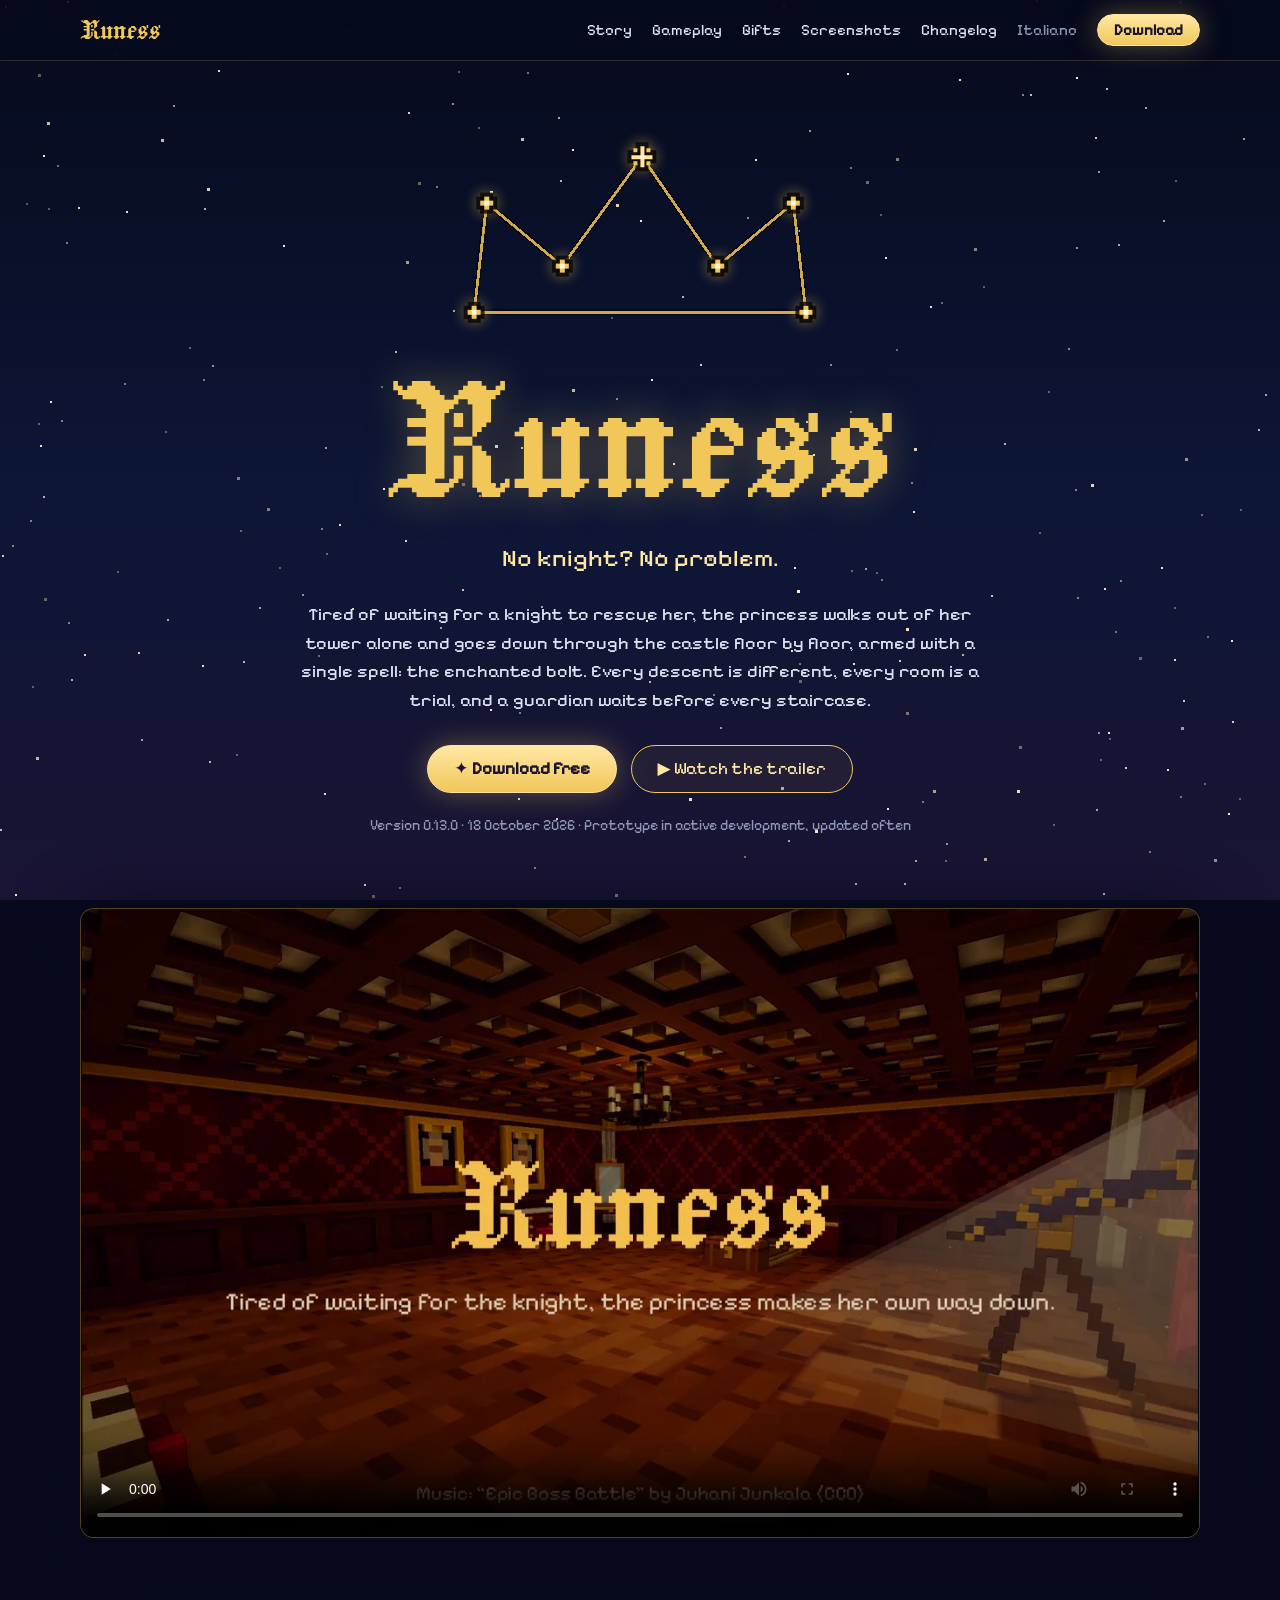
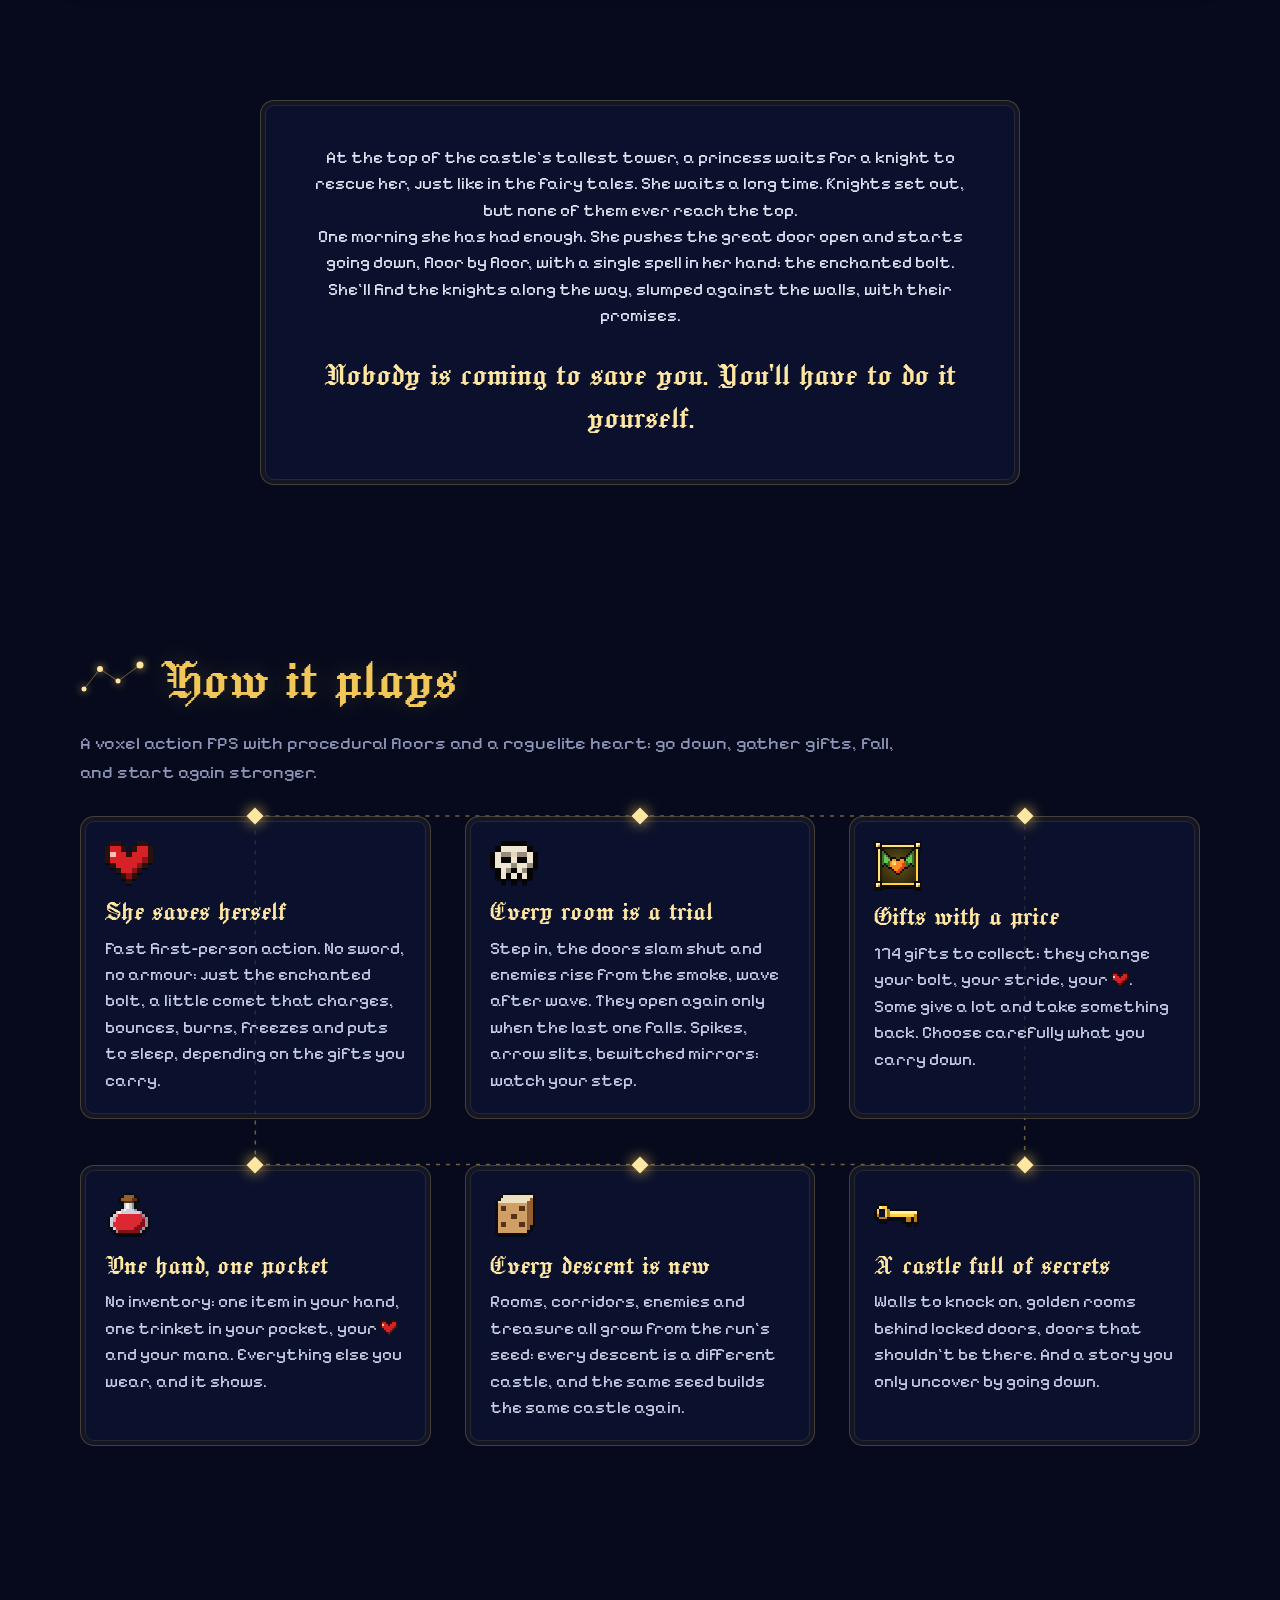
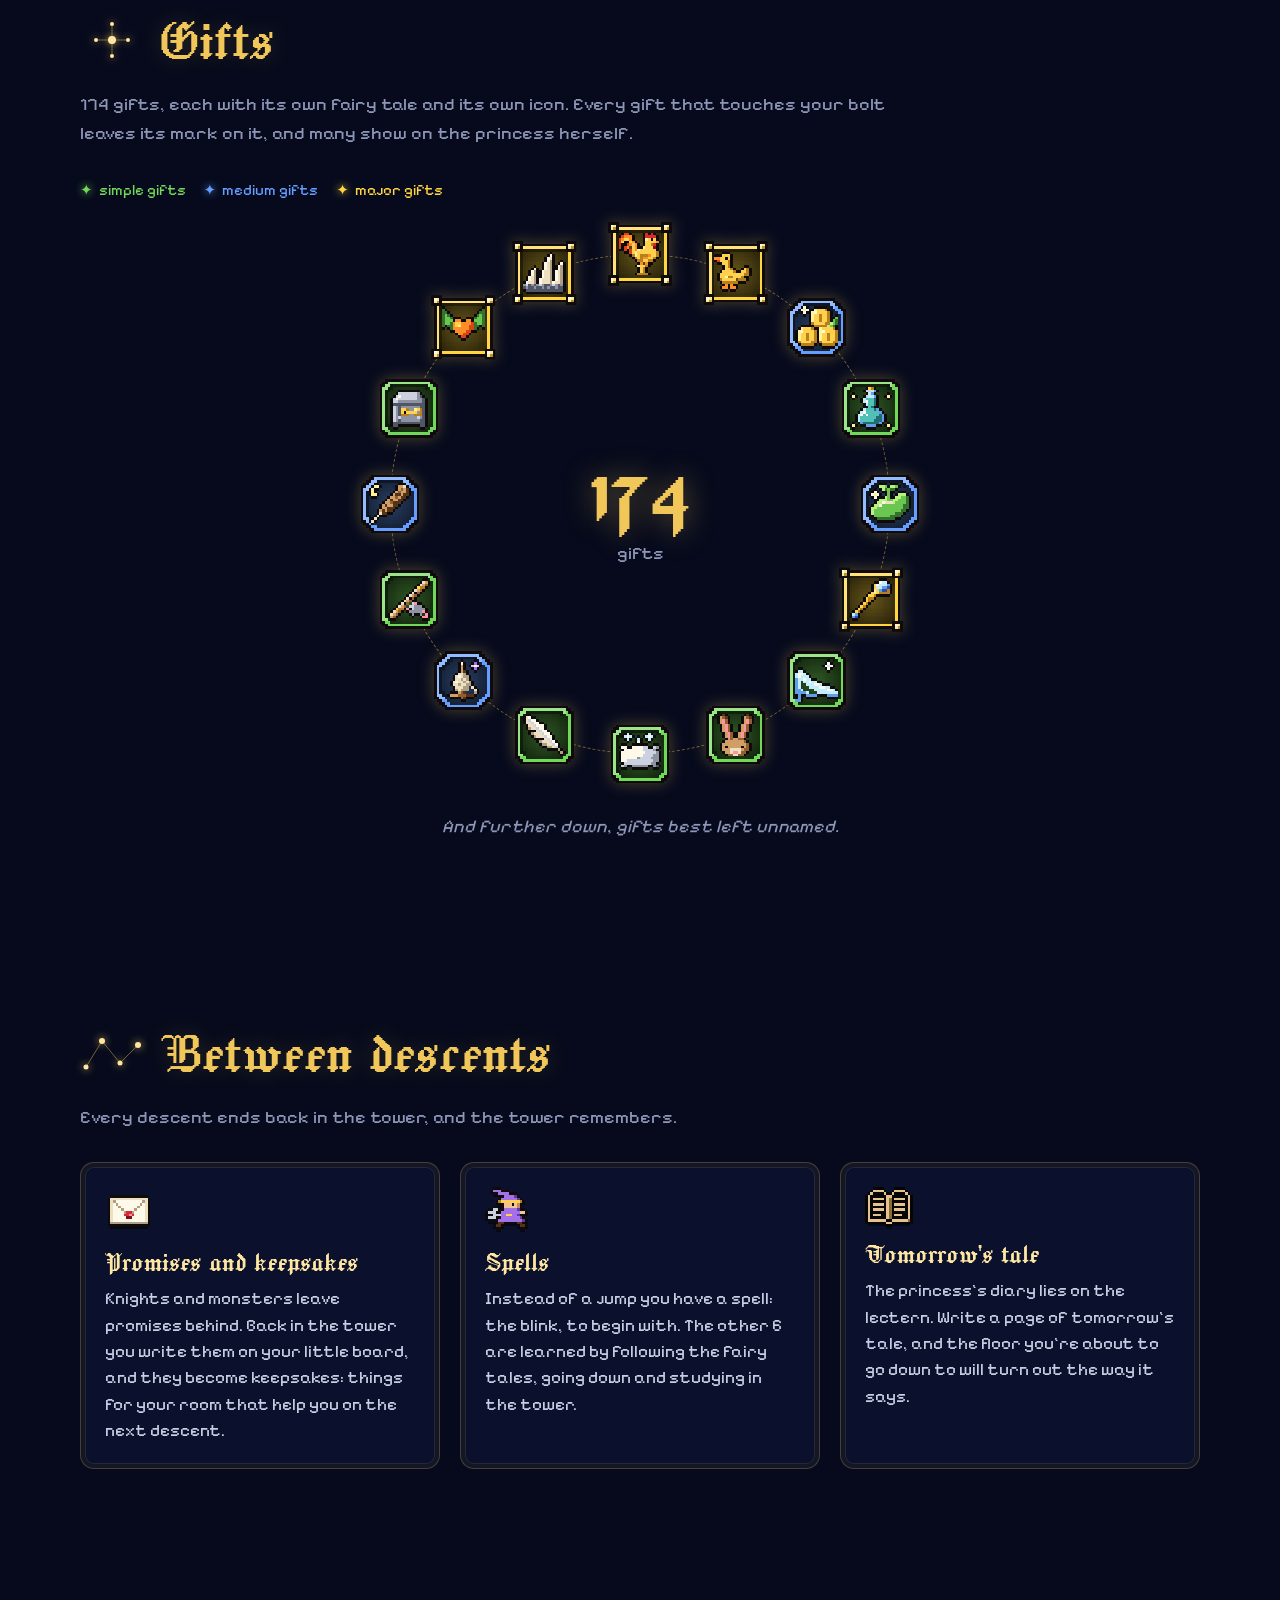
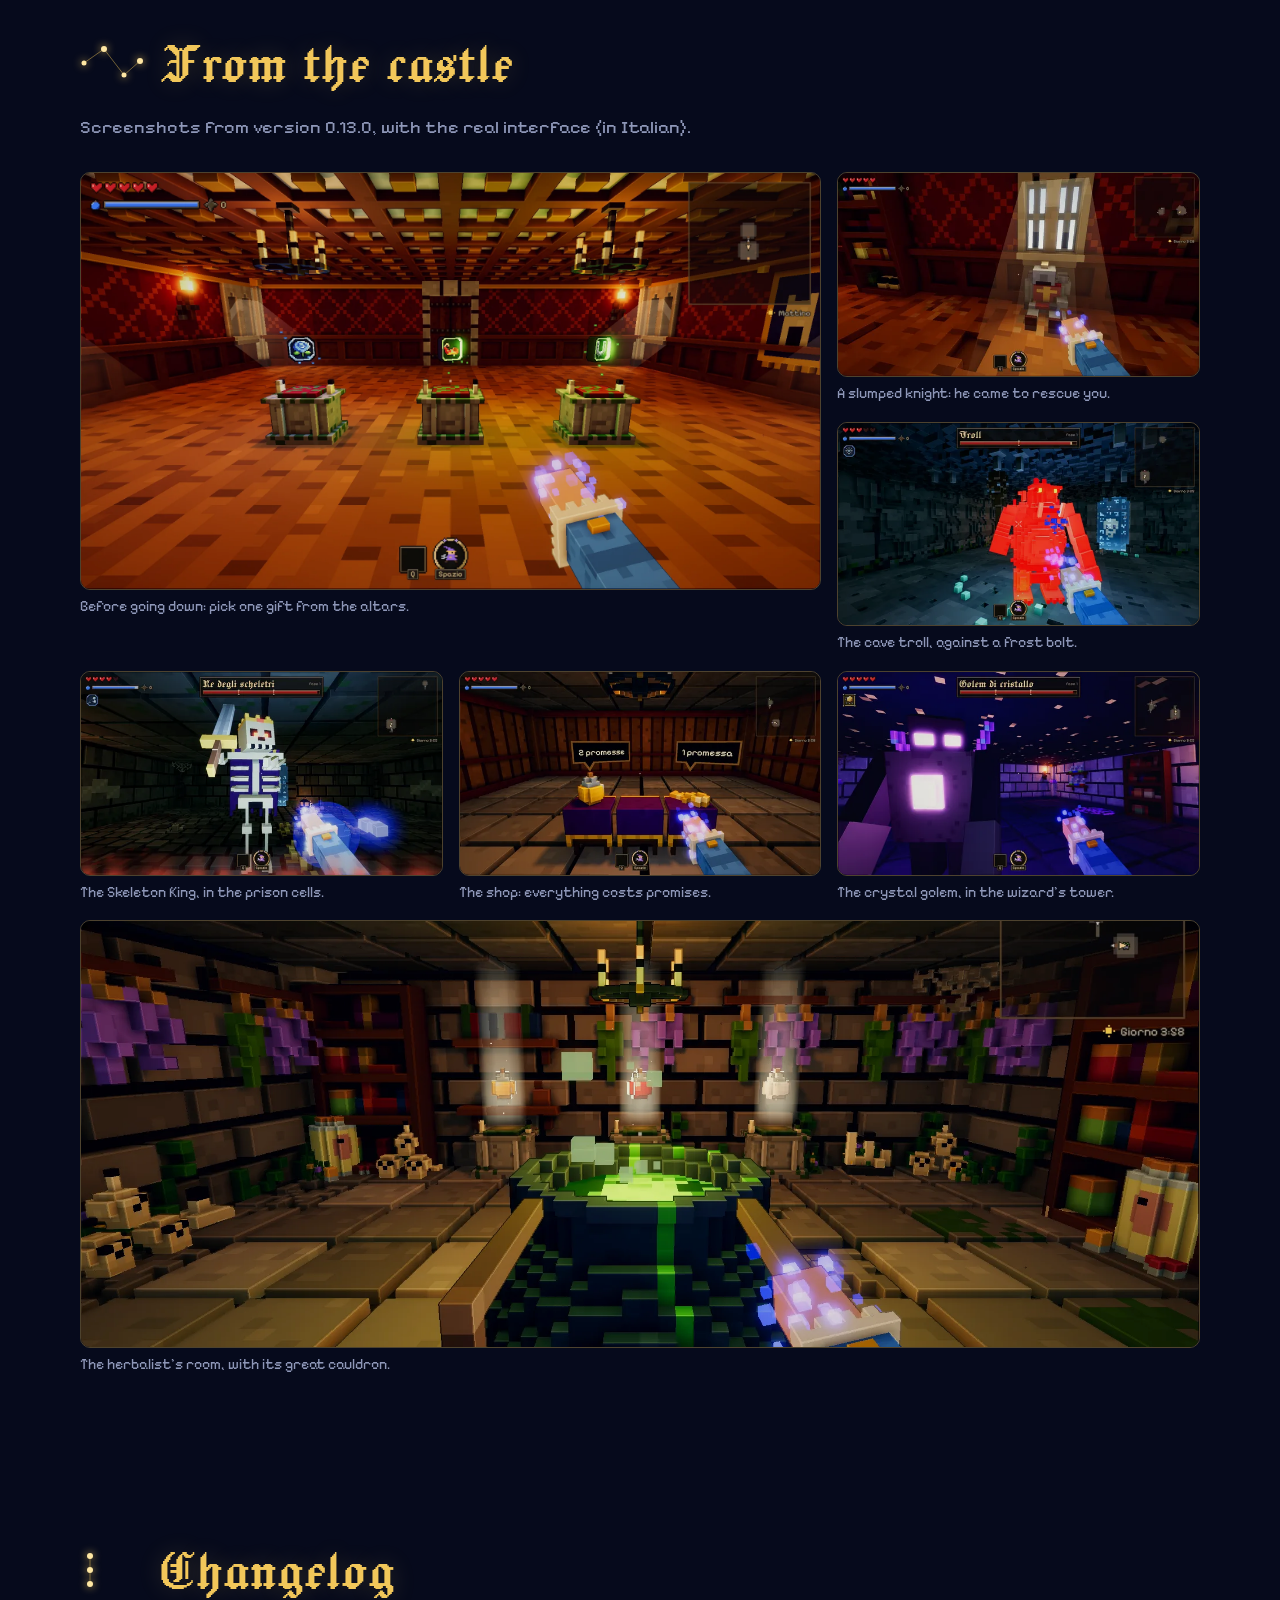
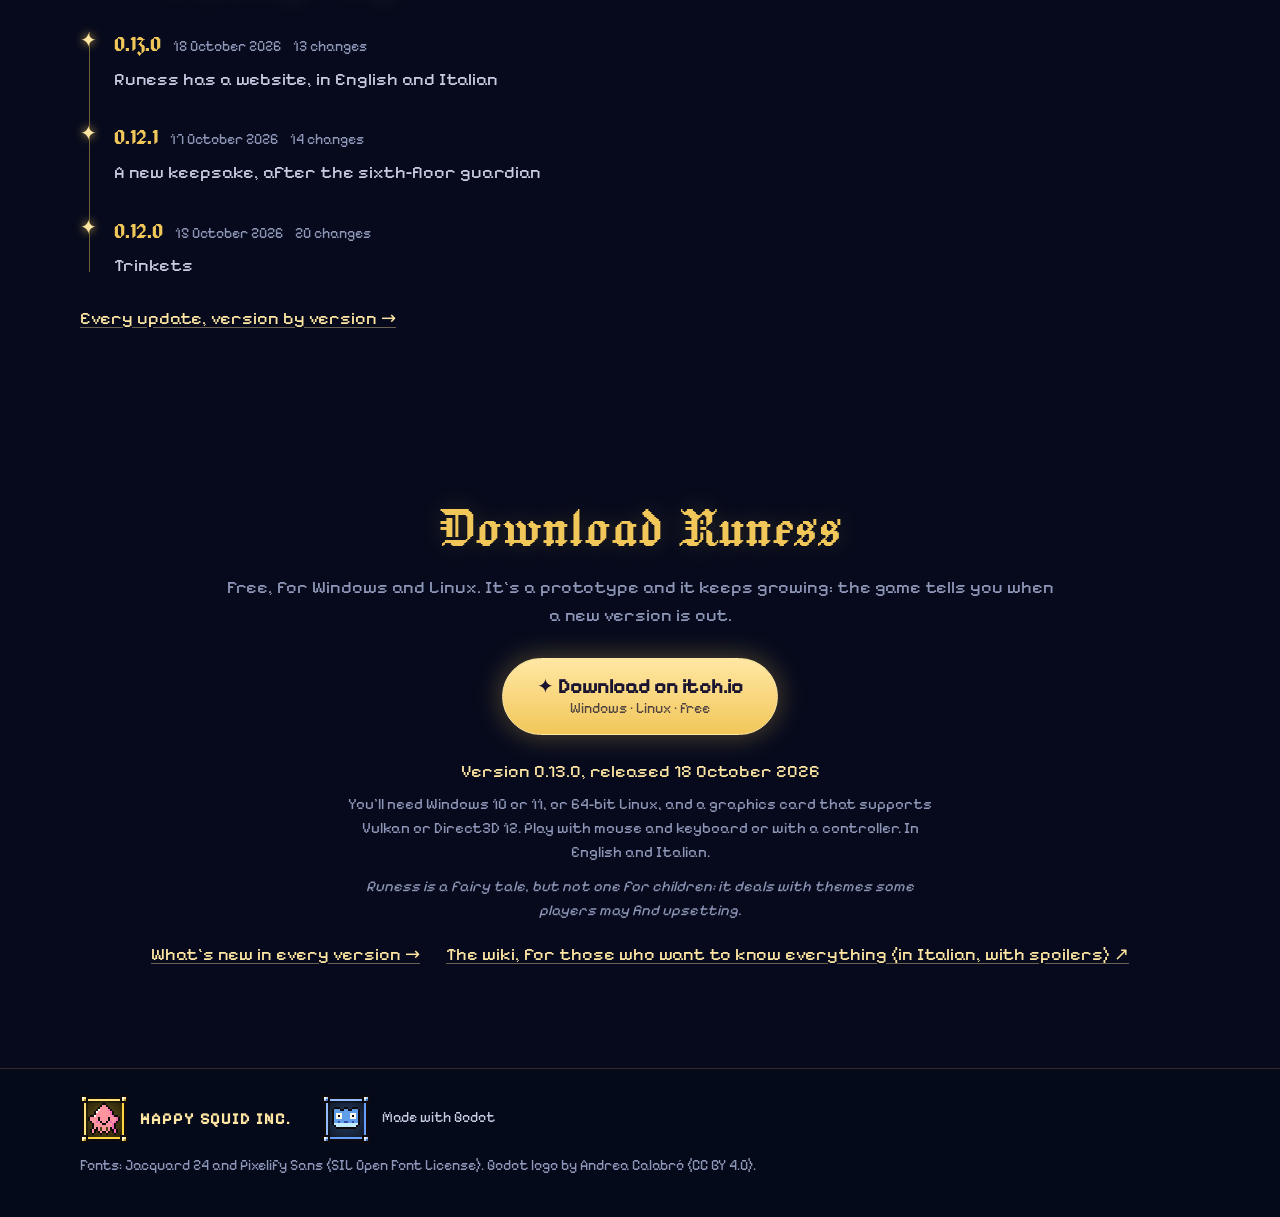
<file: index.html>
<!doctype html>
<html lang="en" class="no-js">
<head>
<meta charset="utf-8">
<meta name="viewport" content="width=device-width, initial-scale=1">
<title>Runess — No knight? No problem.</title>
<meta name="description" content="A first-person shooter through procedural voxel floors: a princess, tired of waiting for her knight, goes down through the castle alone, armed with an enchanted bolt. Free for Windows and Linux.">
<link rel="canonical" href="https://runess.happysquid.ink/">
<link rel="alternate" hreflang="en" href="https://runess.happysquid.ink/">
<link rel="alternate" hreflang="it" href="https://runess.happysquid.ink/it/">
<link rel="alternate" hreflang="x-default" href="https://runess.happysquid.ink/">
<meta property="og:type" content="website">
<meta property="og:site_name" content="Runess">
<meta property="og:title" content="Runess — No knight? No problem.">
<meta property="og:description" content="A first-person shooter through procedural voxel floors: a princess, tired of waiting for her knight, goes down through the castle alone, armed with an enchanted bolt. Free for Windows and Linux.">
<meta property="og:url" content="https://runess.happysquid.ink/">
<meta property="og:image" content="https://runess.happysquid.ink/media/og.jpg">
<meta property="og:image:width" content="1200">
<meta property="og:image:height" content="630">
<meta name="twitter:card" content="summary_large_image">
<meta name="theme-color" content="#060a1c">
<link rel="icon" href="img/icon.png">
<link rel="preload" href="fonts/Jacquard24-Regular.ttf" as="font" type="font/ttf" crossorigin>
<link rel="preload" href="fonts/PixelifySans.ttf" as="font" type="font/ttf" crossorigin>
<link rel="stylesheet" href="style.css">
<script>
// Prima di disegnare la pagina: c'è JavaScript; l'apertura (la costellazione della corona che si accende) solo la
// prima volta in una sessione, e mai a chi chiede meno movimento.
(function () {
	try {
		var chosen = new URLSearchParams(location.search).get("lang");
		if (chosen) localStorage.setItem("runess-lang", chosen);
		else chosen = localStorage.getItem("runess-lang");
		var browser = ((navigator.languages && navigator.languages[0]) || navigator.language || "").slice(0, 2);
		if ((chosen || browser) === "it") location.replace("it/" + location.hash);
	} catch (e) {}
})();
(function () {
	var root = document.documentElement;
	root.classList.remove("no-js");
	root.classList.add("js");
	try {
		var seen = sessionStorage.getItem("runess-intro");
		var calm = window.matchMedia("(prefers-reduced-motion: reduce)").matches;
		if (!seen && !calm && !/[?&]nosplash/.test(location.search)) root.classList.add("intro");
	} catch (e) {}
})();
</script>
</head>
<body>
<canvas class="sky" aria-hidden="true"></canvas>
<a class="skip" href="#main">Skip to content</a>

<header class="top" id="top">
	<div class="wrap top-in">
		<a class="logo" href="#top" aria-label="Runess, home page">Runess</a>
		<button class="menu-toggle" type="button" aria-expanded="false" aria-controls="nav" aria-label="Open the menu"><span></span></button>
		<nav class="nav" id="nav">
			<a href="#story">Story</a>
			<a href="#play">Gameplay</a>
			<a href="#gifts">Gifts</a>
			<a href="#screens">Screenshots</a>
			<a href="changelog.html">Changelog</a>
			<a class="lang" href="it/" hreflang="it" lang="it" data-lang="it" title="Leggi questa pagina in italiano">Italiano</a>
			<a class="btn gold small" href="#download">Download</a>
		</nav>
	</div>
</header>

<main id="main">

<section class="hero" aria-labelledby="hero-title">
	<div class="hero-in">
		<div class="crown" aria-hidden="true">
			<svg viewBox="0 0 300 162" shape-rendering="crispEdges"><path class="line-edge" d="M31.5 139.5 L40.5 61.5 L94.5 106.5 L151.5 28.5 L205.5 106.5 L259.5 61.5 L268.5 139.5 Z"/><path class="line" d="M31.5 139.5 L40.5 61.5 L94.5 106.5 L151.5 28.5 L205.5 106.5 L259.5 61.5 L268.5 139.5 Z"/><g class="star" style="--d: 0.45s; --t: 0.4s"><rect class="edge" x="24.0" y="135.0" width="15" height="9"/><rect class="edge" x="27.0" y="132.0" width="9" height="15"/><rect class="body" x="27.0" y="138.0" width="9" height="3"/><rect class="body" x="30.0" y="135.0" width="3" height="9"/><rect class="flare" x="24.0" y="138.0" width="3" height="3"/><rect class="flare" x="36.0" y="138.0" width="3" height="3"/><rect class="flare" x="30.0" y="132.0" width="3" height="3"/><rect class="flare" x="30.0" y="144.0" width="3" height="3"/><rect class="core" x="30.0" y="138.0" width="3" height="3"/></g><g class="star" style="--d: 0.55s; --t: 1.23s"><rect class="edge" x="33.0" y="57.0" width="15" height="9"/><rect class="edge" x="36.0" y="54.0" width="9" height="15"/><rect class="body" x="36.0" y="60.0" width="9" height="3"/><rect class="body" x="39.0" y="57.0" width="3" height="9"/><rect class="flare" x="33.0" y="60.0" width="3" height="3"/><rect class="flare" x="45.0" y="60.0" width="3" height="3"/><rect class="flare" x="39.0" y="54.0" width="3" height="3"/><rect class="flare" x="39.0" y="66.0" width="3" height="3"/><rect class="core" x="39.0" y="60.0" width="3" height="3"/></g><g class="star" style="--d: 0.75s; --t: 2.06s"><rect class="edge" x="87.0" y="102.0" width="15" height="9"/><rect class="edge" x="90.0" y="99.0" width="9" height="15"/><rect class="body" x="90.0" y="105.0" width="9" height="3"/><rect class="body" x="93.0" y="102.0" width="3" height="9"/><rect class="flare" x="87.0" y="105.0" width="3" height="3"/><rect class="flare" x="99.0" y="105.0" width="3" height="3"/><rect class="flare" x="93.0" y="99.0" width="3" height="3"/><rect class="flare" x="93.0" y="111.0" width="3" height="3"/><rect class="core" x="93.0" y="105.0" width="3" height="3"/></g><g class="star key" style="--d: 0.95s; --t: 2.89s"><rect class="edge" x="141.0" y="24.0" width="21" height="9"/><rect class="edge" x="147.0" y="18.0" width="9" height="21"/><rect class="body" x="144.0" y="27.0" width="15" height="3"/><rect class="body" x="150.0" y="21.0" width="3" height="15"/><rect class="ray" x="145.5" y="22.5" width="3" height="3"/><rect class="ray" x="154.5" y="22.5" width="3" height="3"/><rect class="ray" x="145.5" y="31.5" width="3" height="3"/><rect class="ray" x="154.5" y="31.5" width="3" height="3"/><rect class="flare" x="141.0" y="27.0" width="3" height="3"/><rect class="flare" x="159.0" y="27.0" width="3" height="3"/><rect class="flare" x="150.0" y="18.0" width="3" height="3"/><rect class="flare" x="150.0" y="36.0" width="3" height="3"/><rect class="core" x="150.0" y="27.0" width="3" height="3"/></g><g class="star" style="--d: 1.15s; --t: 3.72s"><rect class="edge" x="198.0" y="102.0" width="15" height="9"/><rect class="edge" x="201.0" y="99.0" width="9" height="15"/><rect class="body" x="201.0" y="105.0" width="9" height="3"/><rect class="body" x="204.0" y="102.0" width="3" height="9"/><rect class="flare" x="198.0" y="105.0" width="3" height="3"/><rect class="flare" x="210.0" y="105.0" width="3" height="3"/><rect class="flare" x="204.0" y="99.0" width="3" height="3"/><rect class="flare" x="204.0" y="111.0" width="3" height="3"/><rect class="core" x="204.0" y="105.0" width="3" height="3"/></g><g class="star" style="--d: 1.35s; --t: 4.55s"><rect class="edge" x="252.0" y="57.0" width="15" height="9"/><rect class="edge" x="255.0" y="54.0" width="9" height="15"/><rect class="body" x="255.0" y="60.0" width="9" height="3"/><rect class="body" x="258.0" y="57.0" width="3" height="9"/><rect class="flare" x="252.0" y="60.0" width="3" height="3"/><rect class="flare" x="264.0" y="60.0" width="3" height="3"/><rect class="flare" x="258.0" y="54.0" width="3" height="3"/><rect class="flare" x="258.0" y="66.0" width="3" height="3"/><rect class="core" x="258.0" y="60.0" width="3" height="3"/></g><g class="star" style="--d: 1.45s; --t: 5.38s"><rect class="edge" x="261.0" y="135.0" width="15" height="9"/><rect class="edge" x="264.0" y="132.0" width="9" height="15"/><rect class="body" x="264.0" y="138.0" width="9" height="3"/><rect class="body" x="267.0" y="135.0" width="3" height="9"/><rect class="flare" x="261.0" y="138.0" width="3" height="3"/><rect class="flare" x="273.0" y="138.0" width="3" height="3"/><rect class="flare" x="267.0" y="132.0" width="3" height="3"/><rect class="flare" x="267.0" y="144.0" width="3" height="3"/><rect class="core" x="267.0" y="138.0" width="3" height="3"/></g></svg>
			<span class="comet"></span>
		</div>
		<h1 class="title" id="hero-title">Runess</h1>
		<p class="tagline">No knight? No problem.</p>
		<p class="pitch">Tired of waiting for a knight to rescue her, the princess walks out of her tower alone and goes down through the castle floor by floor, armed with a single spell: the enchanted bolt. Every descent is different, every room is a trial, and a guardian waits before every staircase.</p>
		<div class="ctas">
			<a class="btn gold" href="https://yanez86.itch.io/runess" rel="noopener">✦ Download free</a>
			<a class="btn" href="#trailer">▶ Watch the trailer</a>
		</div>
		<p class="meta">Version 0.13.0 · 18 October 2026 · Prototype in active development, updated often</p>
	</div>
</section>

<section class="section trailer" id="trailer" aria-label="Trailer">
	<div class="wrap">
		<video class="video" controls preload="none" playsinline width="1280" height="720" poster="media/trailer_poster_en.webp">
			<source src="media/trailer_en.mp4" type="video/mp4">
			<a href="media/trailer_en.mp4">Your browser can't play this video: download it instead.</a>
		</video>
	</div>
</section>

<section class="section" id="story" aria-labelledby="story-title">
	<div class="wrap">
		<div class="story card reveal">
			<h2 class="sr-only" id="story-title">The story</h2>
			<p>At the top of the castle's tallest tower, a princess waits for a knight to rescue her, just like in the fairy tales. She waits a long time. Knights set out, but none of them ever reach the top.</p>
			<p>One morning she has had enough. She pushes the great door open and starts going down, floor by floor, with a single spell in her hand: the enchanted bolt. She'll find the knights along the way, slumped against the walls, with their promises.</p>
			<p class="story-end">Nobody is coming to save you. You'll have to do it yourself.</p>
		</div>
	</div>
</section>

<section class="section" id="play" aria-labelledby="play-title">
	<div class="wrap">
		<div class="head">
			<svg viewBox="0 0 64 40" aria-hidden="true"><path d="M4 30 L20 10 L38 22 L60 6"/><circle cx="4" cy="30" r="2.5"/><circle cx="20" cy="10" r="3"/><circle cx="38" cy="22" r="2.5"/><circle cx="60" cy="6" r="3.5"/></svg>
			<h2 id="play-title">How it plays</h2>
		</div>
		<p class="lead">A voxel action FPS with procedural floors and a roguelite heart: go down, gather gifts, fall, and start again stronger.</p>
		<div class="map">
			<svg class="links" aria-hidden="true"></svg>
			<article class="card reveal"><img class="icon" src="img/icon_heart.png" alt="" width="72" height="64"><h3>She saves herself</h3><p>Fast first-person action. No sword, no armour: just the enchanted bolt, a little comet that charges, bounces, burns, freezes and puts to sleep, depending on the gifts you carry.</p></article>
			<article class="card reveal"><img class="icon" src="img/icon_skull.png" alt="" width="72" height="64"><h3>Every room is a trial</h3><p>Step in, the doors slam shut and enemies rise from the smoke, wave after wave. They open again only when the last one falls. Spikes, arrow slits, bewitched mirrors: watch your step.</p></article>
			<article class="card reveal"><img class="icon" src="img/icon_gift.png" alt="" width="72" height="72"><h3>Gifts with a price</h3><p>174 gifts to collect: they change your bolt, your stride, your <img class="heart" src="img/heart.png" alt="♥">. Some give a lot and take something back. Choose carefully what you carry down.</p></article>
			<article class="card reveal"><img class="icon" src="img/icon_potion.png" alt="" width="72" height="72"><h3>One hand, one pocket</h3><p>No inventory: one item in your hand, one trinket in your pocket, your <img class="heart" src="img/heart.png" alt="♥"> and your mana. Everything else you wear, and it shows.</p></article>
			<article class="card reveal"><img class="icon" src="img/icon_die.png" alt="" width="72" height="72"><h3>Every descent is new</h3><p>Rooms, corridors, enemies and treasure all grow from the run's seed: every descent is a different castle, and the same seed builds the same castle again.</p></article>
			<article class="card reveal"><img class="icon" src="img/icon_key.png" alt="" width="72" height="72"><h3>A castle full of secrets</h3><p>Walls to knock on, golden rooms behind locked doors, doors that shouldn't be there. And a story you only uncover by going down.</p></article>
		</div>
	</div>
</section>

<section class="section" id="gifts" aria-labelledby="gifts-title">
	<div class="wrap">
		<div class="head">
			<svg viewBox="0 0 64 40" aria-hidden="true"><path d="M32 4 L32 36 M16 20 L48 20"/><circle cx="32" cy="20" r="4"/><circle cx="32" cy="4" r="2"/><circle cx="32" cy="36" r="2"/><circle cx="16" cy="20" r="2"/><circle cx="48" cy="20" r="2"/></svg>
			<h2 id="gifts-title">Gifts</h2>
		</div>
		<p class="lead">174 gifts, each with its own fairy tale and its own icon. Every gift that touches your bolt leaves its mark on it, and many show on the princess herself.</p>
		<ul class="chips tiers"><li class="tier" style="--tier:#73d959">simple gifts</li><li class="tier" style="--tier:#669eff">medium gifts</li><li class="tier" style="--tier:#ffd640">major gifts</li></ul>
		<div class="ring" style="--n: 16">
			<div class="polar"><div><b>174</b><span>gifts</span></div></div>
<img style="--i:0" src="img/gift_magic_bean.png" alt="Magic Bean" title="Magic Bean" loading="lazy" width="72" height="72">
<img style="--i:1" src="img/gift_queen_scepter.png" alt="Queen's Scepter" title="Queen's Scepter" loading="lazy" width="72" height="72">
<img style="--i:2" src="img/gift_glass_slippers.png" alt="Glass Slippers" title="Glass Slippers" loading="lazy" width="72" height="72">
<img style="--i:3" src="img/gift_hare_ears.png" alt="Hare's Ears" title="Hare's Ears" loading="lazy" width="72" height="72">
<img style="--i:4" src="img/gift_holle_pillow.png" alt="Mother Holle's Pillow" title="Mother Holle's Pillow" loading="lazy" width="72" height="72">
<img style="--i:5" src="img/gift_swan_feather.png" alt="Swan Feather" title="Swan Feather" loading="lazy" width="72" height="72">
<img style="--i:6" src="img/gift_enchanted_spindle.png" alt="Enchanted Spindle" title="Enchanted Spindle" loading="lazy" width="72" height="72">
<img style="--i:7" src="img/gift_pied_flute.png" alt="Piper's Flute" title="Piper's Flute" loading="lazy" width="72" height="72">
<img style="--i:8" src="img/gift_owl_feather.png" alt="Owl Feather" title="Owl Feather" loading="lazy" width="72" height="72">
<img style="--i:9" src="img/gift_iron_casket.png" alt="Iron Casket" title="Iron Casket" loading="lazy" width="72" height="72">
<img style="--i:10" src="img/gift_dragon_heart.png" alt="Dragon Heart" title="Dragon Heart" loading="lazy" width="72" height="72">
<img style="--i:11" src="img/gift_dragon_teeth.png" alt="Dragon's Teeth" title="Dragon's Teeth" loading="lazy" width="72" height="72">
<img style="--i:12" src="img/gift_golden_cockerel.png" alt="Golden Cockerel" title="Golden Cockerel" loading="lazy" width="72" height="72">
<img style="--i:13" src="img/gift_pet_goose.png" alt="The Golden Goose" title="The Golden Goose" loading="lazy" width="72" height="72">
<img style="--i:14" src="img/gift_miracle_coins.png" alt="Coins from the Field of Miracles" title="Coins from the Field of Miracles" loading="lazy" width="72" height="72">
<img style="--i:15" src="img/gift_water_of_life.png" alt="Water of Life" title="Water of Life" loading="lazy" width="72" height="72">
		</div>
		<p class="more">And further down, gifts best left unnamed.</p>
	</div>
</section>

<section class="section" id="tower" aria-labelledby="tower-title">
	<div class="wrap">
		<div class="head">
			<svg viewBox="0 0 64 40" aria-hidden="true"><path d="M6 34 L22 8 L40 30 L58 12"/><circle cx="6" cy="34" r="2.5"/><circle cx="22" cy="8" r="3"/><circle cx="40" cy="30" r="2.5"/><circle cx="58" cy="12" r="3"/></svg>
			<h2 id="tower-title">Between descents</h2>
		</div>
		<p class="lead">Every descent ends back in the tower, and the tower remembers.</p>
		<div class="three">
			<article class="card reveal"><img class="icon" src="img/icon_promise.png" alt="" width="72" height="72"><h3>Promises and keepsakes</h3><p>Knights and monsters leave promises behind. Back in the tower you write them on your little board, and they become keepsakes: things for your room that help you on the next descent.</p></article>
			<article class="card reveal"><img class="icon" src="img/icon_spell.png" alt="" width="72" height="72"><h3>Spells</h3><p>Instead of a jump you have a spell: the blink, to begin with. The other 6 are learned by following the fairy tales, going down and studying in the tower.</p></article>
			<article class="card reveal"><img class="icon" src="img/icon_book.png" alt="" width="72" height="60"><h3>Tomorrow's tale</h3><p>The princess's diary lies on the lectern. Write a page of tomorrow's tale, and the floor you're about to go down to will turn out the way it says.</p></article>
		</div>
	</div>
</section>

<section class="section" id="screens" aria-labelledby="screens-title">
	<div class="wrap">
		<div class="head">
			<svg viewBox="0 0 64 40" aria-hidden="true"><path d="M4 20 L24 6 L44 32 L60 18"/><circle cx="4" cy="20" r="2.5"/><circle cx="24" cy="6" r="3"/><circle cx="44" cy="32" r="2.5"/><circle cx="60" cy="18" r="3"/></svg>
			<h2 id="screens-title">From the castle</h2>
		</div>
		<p class="lead">Screenshots from version 0.13.0, with the real interface (in Italian).</p>
		<div class="gallery">
<figure class="shot big"><a href="media/shots/01_reliquie.webp"><img src="media/shots/01_reliquie.webp" alt="Before going down: pick one gift from the altars." width="640" height="360" loading="lazy"></a><figcaption>Before going down: pick one gift from the altars.</figcaption></figure>
<figure class="shot"><a href="media/shots/03_cavaliere.webp"><img src="media/shots/03_cavaliere_small.webp" alt="A slumped knight: he came to rescue you." width="640" height="360" loading="lazy"></a><figcaption>A slumped knight: he came to rescue you.</figcaption></figure>
<figure class="shot"><a href="media/shots/04_troll.webp"><img src="media/shots/04_troll_small.webp" alt="The cave troll, against a frost bolt." width="640" height="360" loading="lazy"></a><figcaption>The cave troll, against a frost bolt.</figcaption></figure>
<figure class="shot"><a href="media/shots/06_re_scheletro.webp"><img src="media/shots/06_re_scheletro_small.webp" alt="The Skeleton King, in the prison cells." width="640" height="360" loading="lazy"></a><figcaption>The Skeleton King, in the prison cells.</figcaption></figure>
<figure class="shot"><a href="media/shots/08_negozio.webp"><img src="media/shots/08_negozio_small.webp" alt="The shop: everything costs promises." width="640" height="360" loading="lazy"></a><figcaption>The shop: everything costs promises.</figcaption></figure>
<figure class="shot"><a href="media/shots/09_golem.webp"><img src="media/shots/09_golem_small.webp" alt="The crystal golem, in the wizard's tower." width="640" height="360" loading="lazy"></a><figcaption>The crystal golem, in the wizard's tower.</figcaption></figure>
<figure class="shot full"><a href="media/shots/10_erborista.webp"><img src="media/shots/10_erborista.webp" alt="The herbalist's room, with its great cauldron." width="640" height="360" loading="lazy"></a><figcaption>The herbalist's room, with its great cauldron.</figcaption></figure>
		</div>
	</div>
</section>

<section class="section" id="news" aria-labelledby="news-title">
	<div class="wrap">
		<div class="head">
			<svg viewBox="0 0 64 40" aria-hidden="true"><path d="M10 4 L10 36"/><circle cx="10" cy="6" r="3"/><circle cx="10" cy="20" r="3"/><circle cx="10" cy="34" r="3"/></svg>
			<h2 id="news-title">Changelog</h2>
		</div>
		<ol class="timeline">
<li><a href="changelog.html#v0-13-0"><b>0.13.0</b><time datetime="2026-10-18">18 October 2026</time><span>13 changes</span></a><p>Runess has a website, in English and Italian</p></li>
<li><a href="changelog.html#v0-12-1"><b>0.12.1</b><time datetime="2026-10-17">17 October 2026</time><span>14 changes</span></a><p>A new keepsake, after the sixth-floor guardian</p></li>
<li><a href="changelog.html#v0-12-0"><b>0.12.0</b><time datetime="2026-10-15">15 October 2026</time><span>20 changes</span></a><p>Trinkets</p></li>
		</ol>
		<a class="all" href="changelog.html">Every update, version by version →</a>
	</div>
</section>

<section class="section final" id="download" aria-labelledby="download-title">
	<div class="wrap">
		<h2 id="download-title">Download Runess</h2>
		<p class="lead">Free, for Windows and Linux. It's a prototype and it keeps growing: the game tells you when a new version is out.</p>
		<a class="btn gold big" href="https://yanez86.itch.io/runess" rel="noopener">✦ Download on itch.io<small>Windows · Linux · free</small></a>
		<p class="version">Version 0.13.0, released 18 October 2026</p>
		<p class="fine">You'll need Windows 10 or 11, or 64-bit Linux, and a graphics card that supports Vulkan or Direct3D 12. Play with mouse and keyboard or with a controller. In English and Italian.</p>
		<p class="fine warning">Runess is a fairy tale, but not one for children: it deals with themes some players may find upsetting.</p>
		<p class="links"><a href="changelog.html">What's new in every version →</a><a href="https://yanez86.github.io/runess-wiki/" rel="noopener">The wiki, for those who want to know everything (in Italian, with spoilers) ↗</a></p>
	</div>
</section>

</main>

<footer class="footer">
	<div class="wrap">
		<p class="brand">
			<span class="maker"><img src="img/happy_squid.png" alt="" width="72" height="72">HAPPY SQUID INC.</span>
			<span class="godot"><img src="img/godot.png" alt="" width="72" height="72">Made with Godot</span>
		</p>
		<p class="credits">Fonts: Jacquard 24 and Pixelify Sans (SIL Open Font License). Godot logo by Andrea Calabró (CC BY 4.0).</p>
	</div>
</footer>

<dialog class="lightbox" id="lightbox">
	<figure><img alt=""><figcaption></figcaption></figure>
	<button class="lb-close" type="button" aria-label="Close">×</button>
	<button class="lb-prev" type="button" aria-label="Previous image">‹</button>
	<button class="lb-next" type="button" aria-label="Next image">›</button>
</dialog>

<script src="splash.js" defer></script>
<script src="site.js" defer></script>
</body>
</html>
</file>
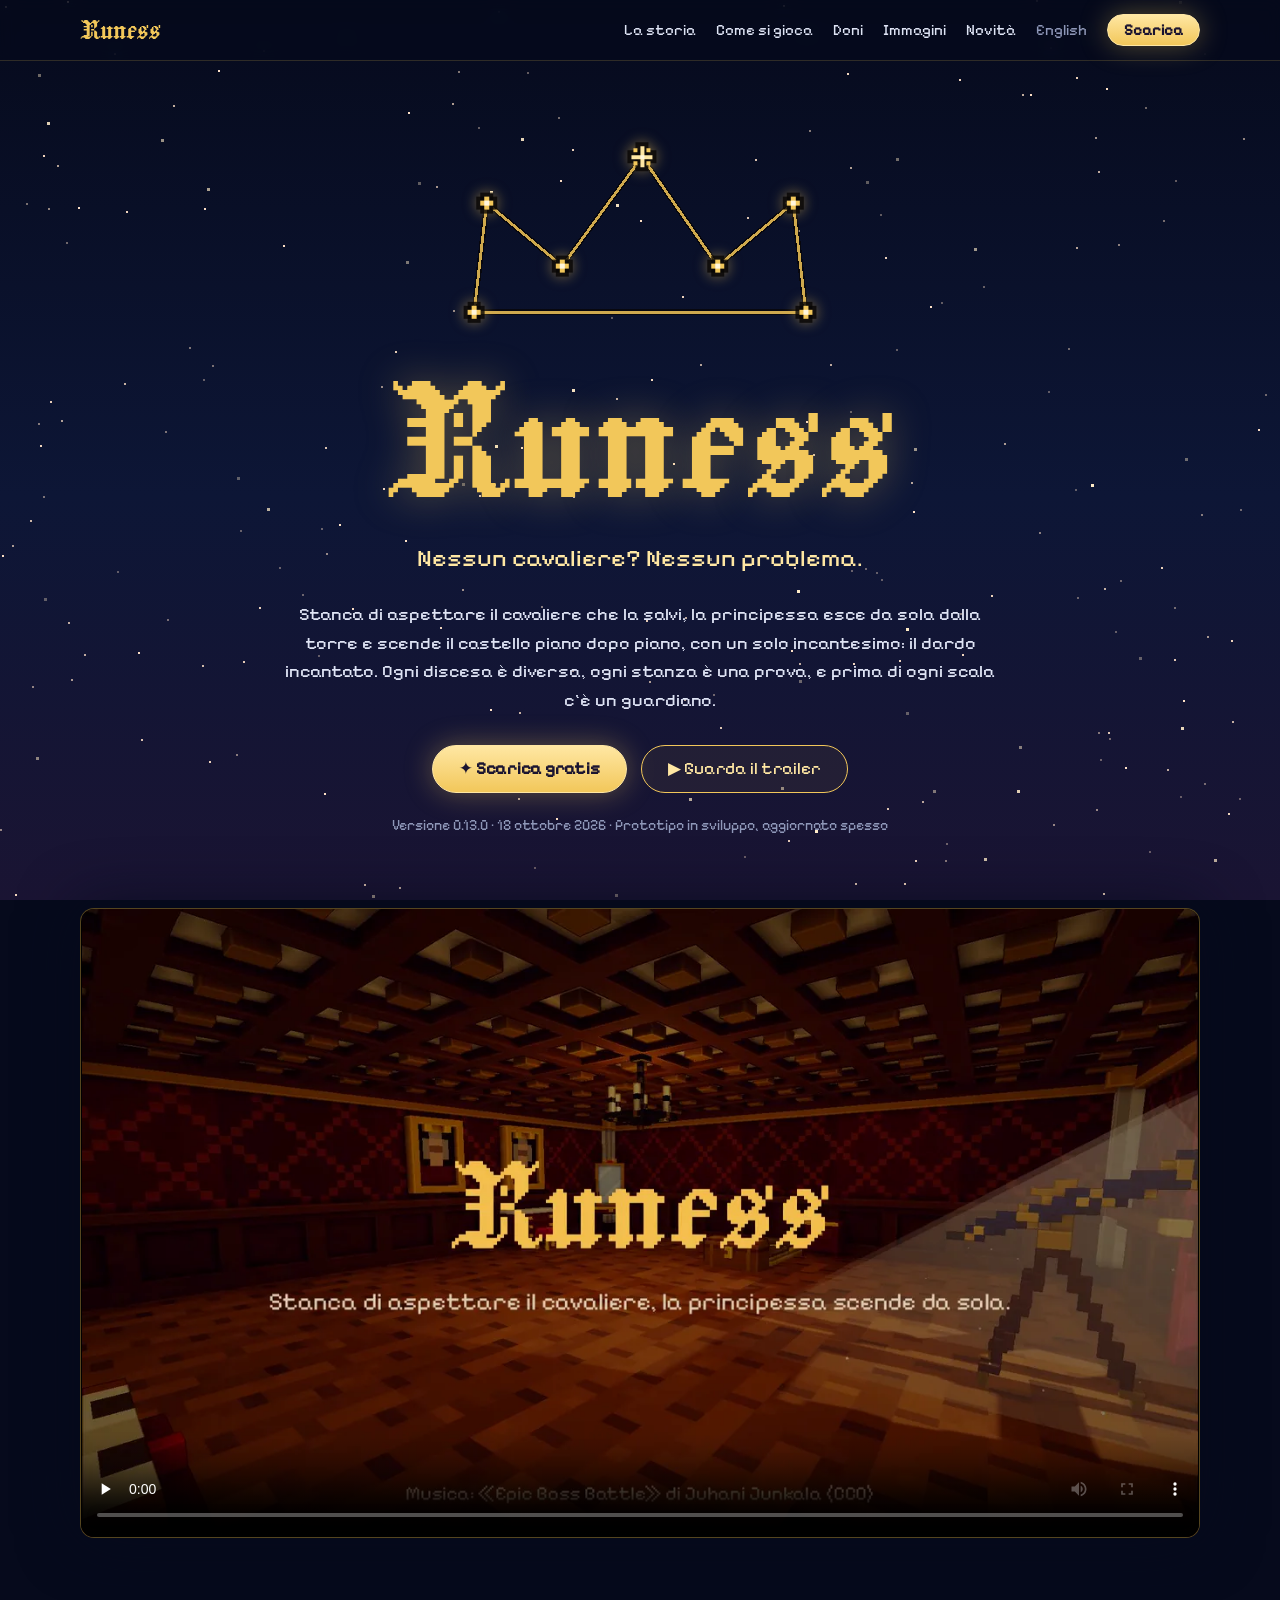
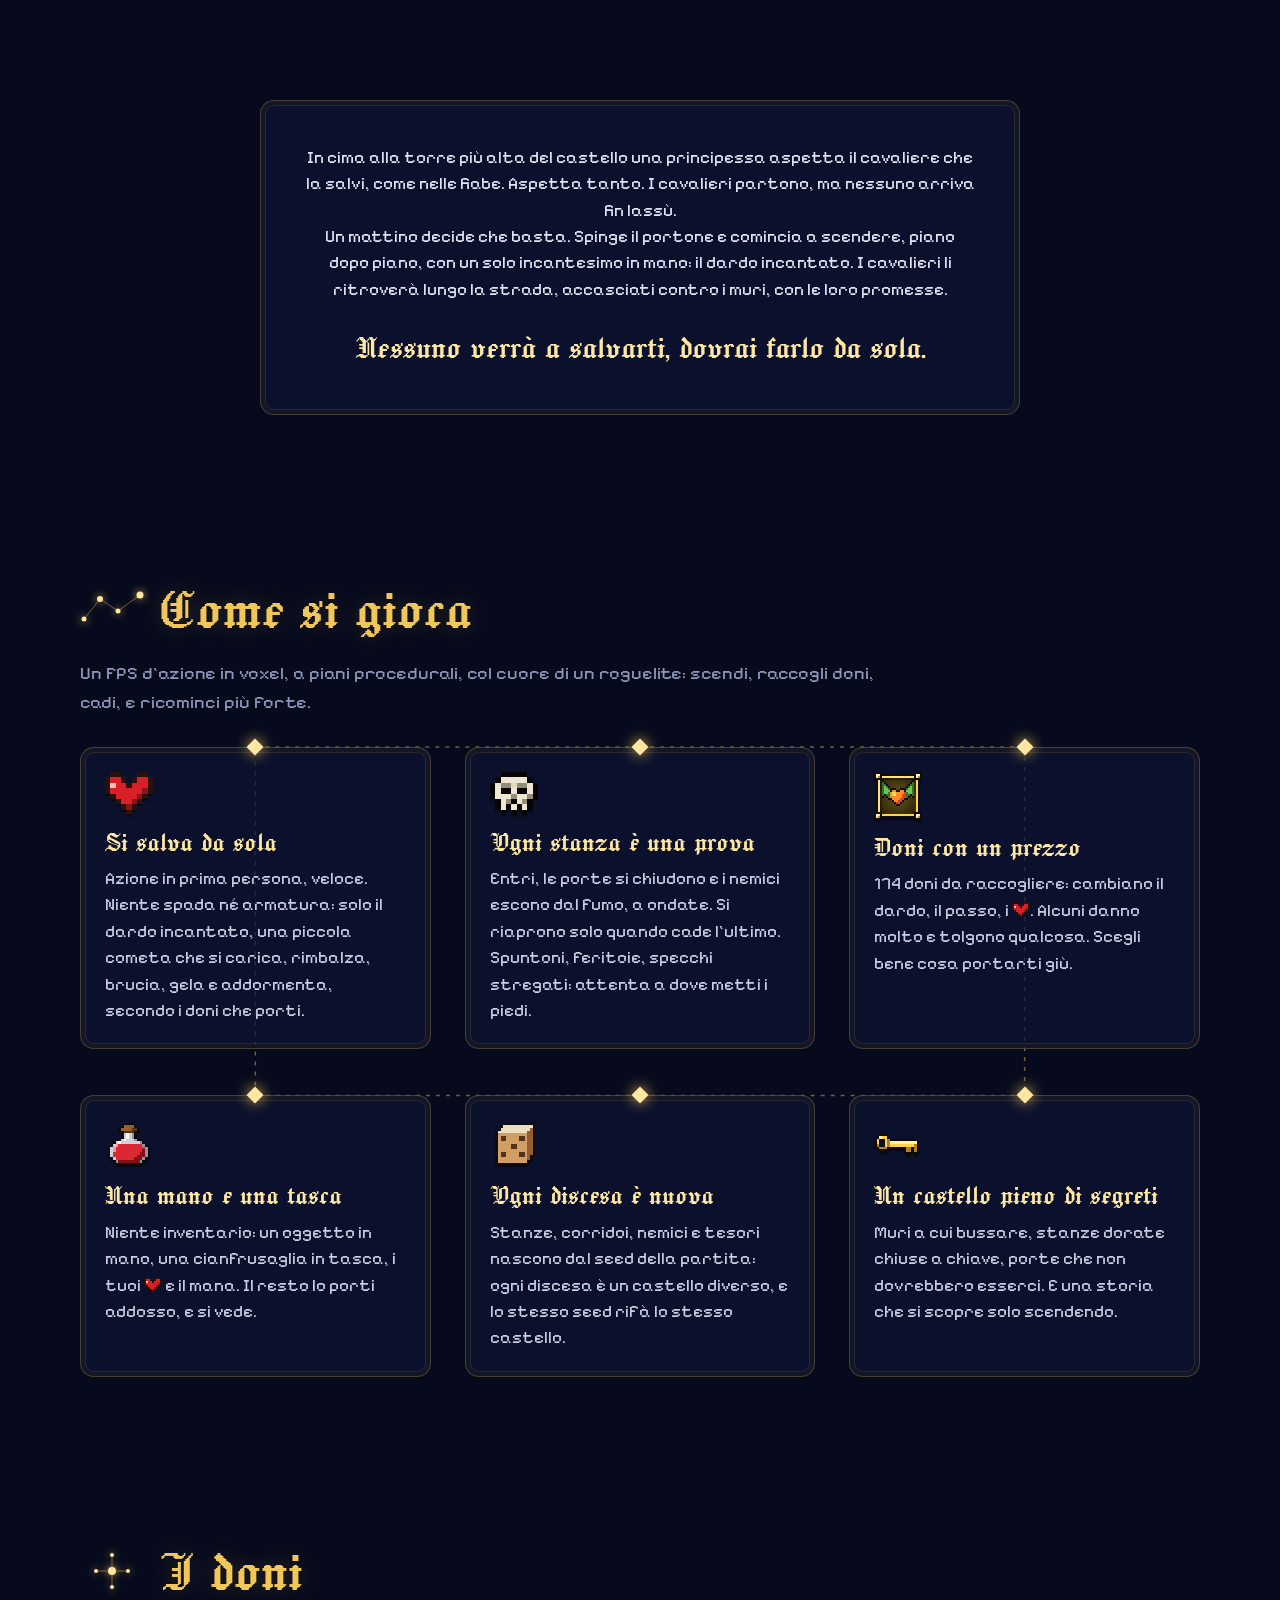
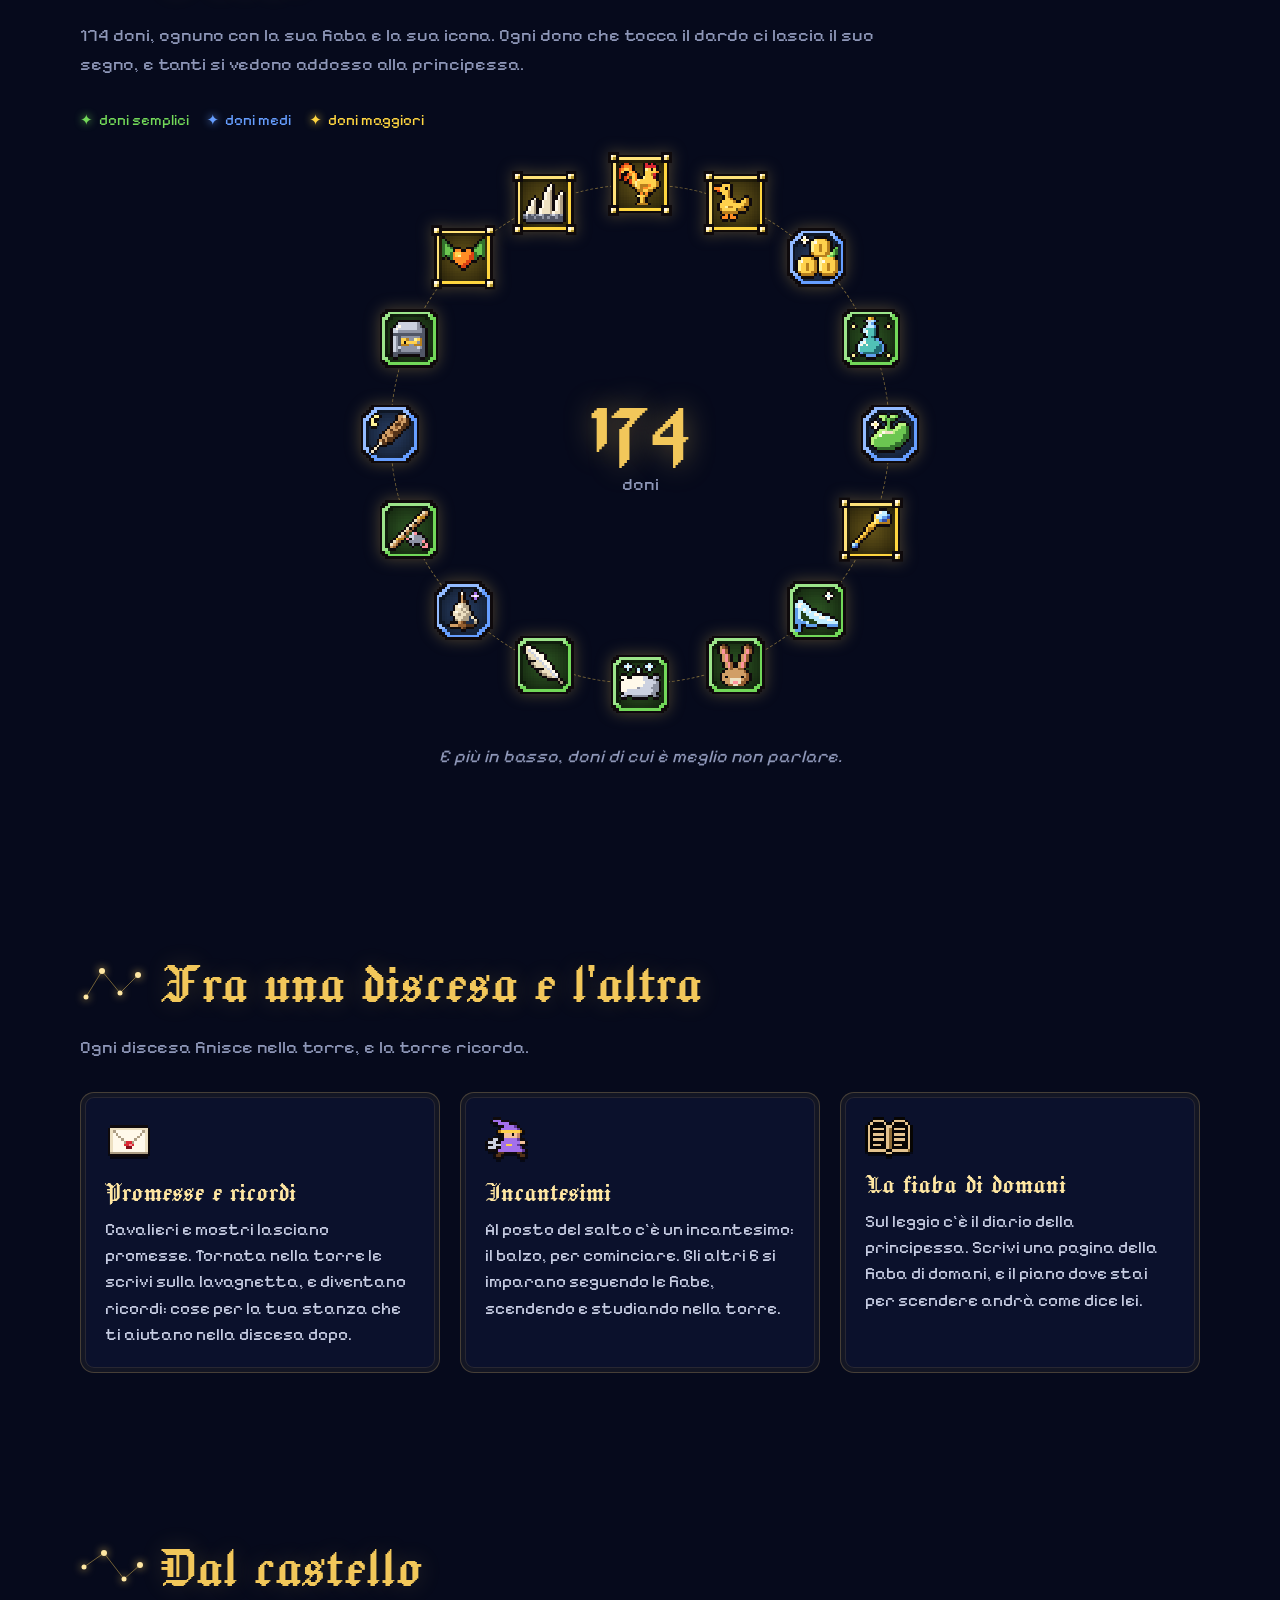
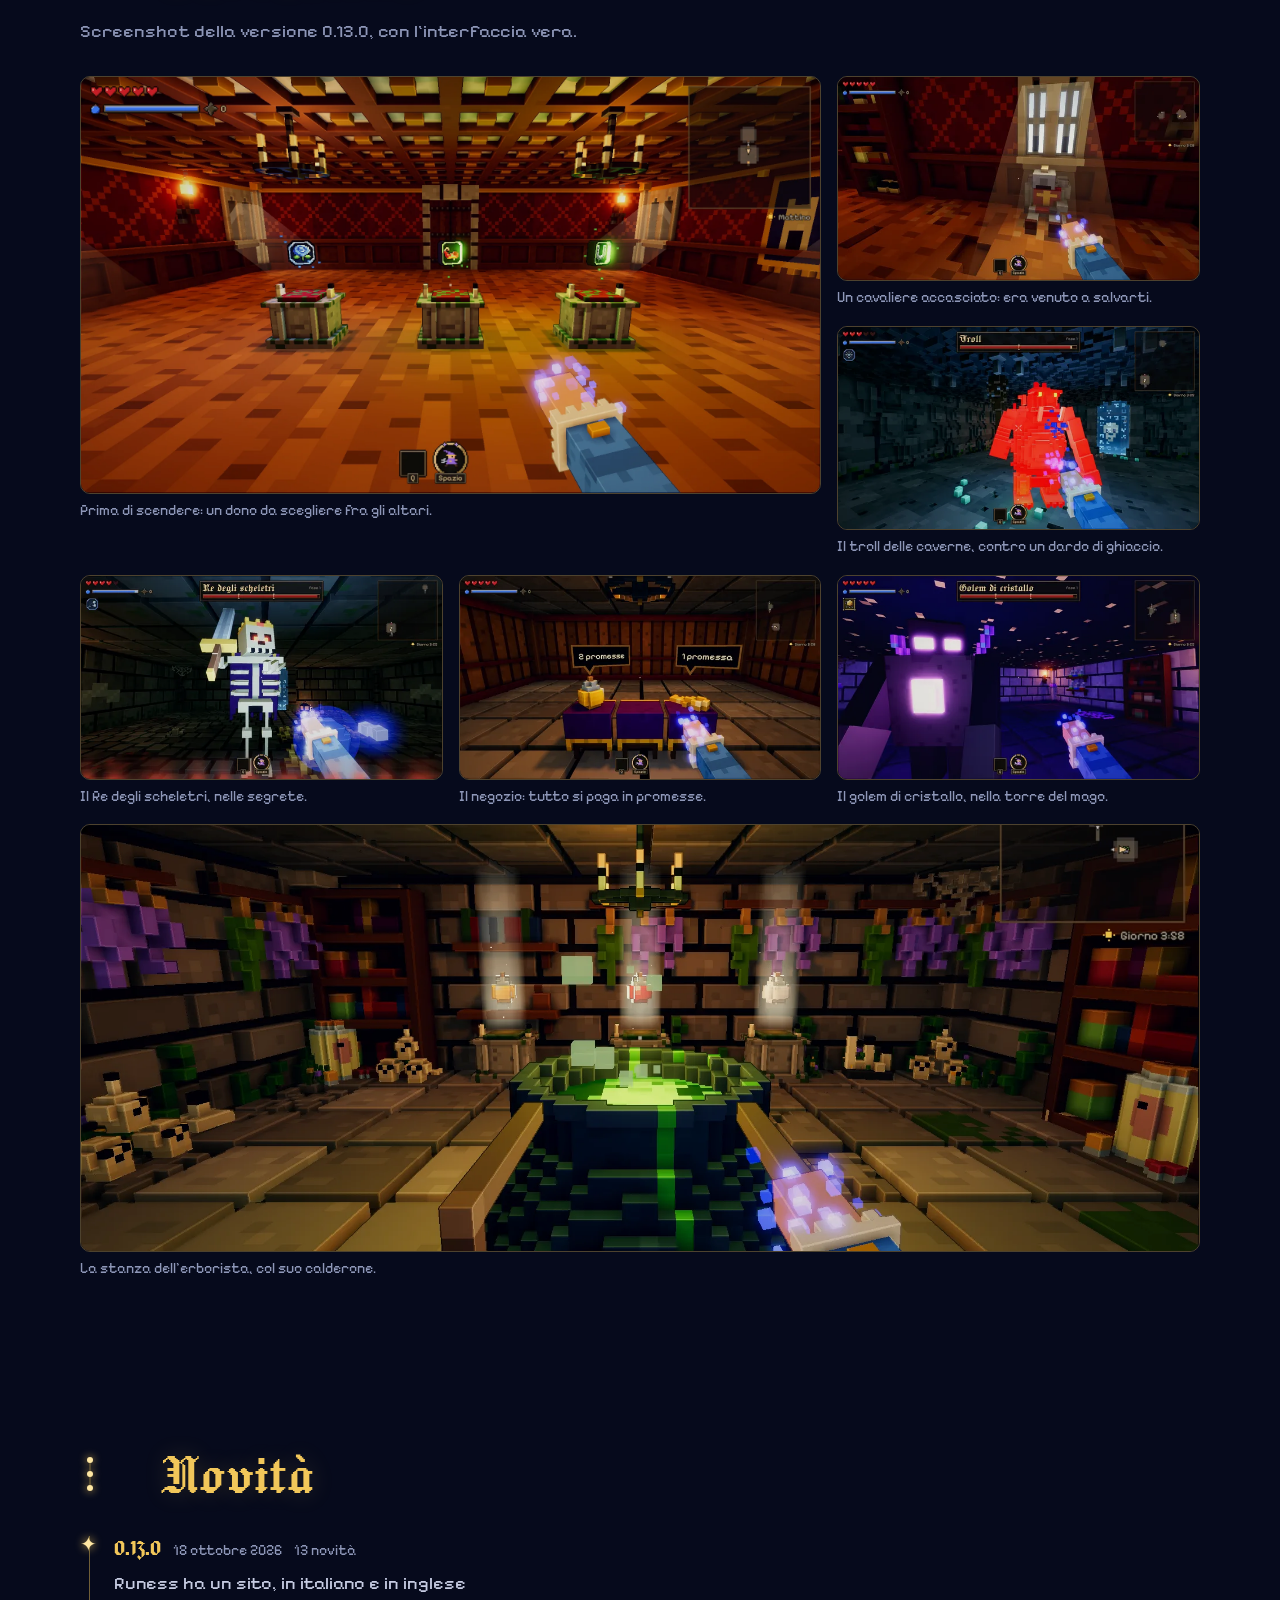
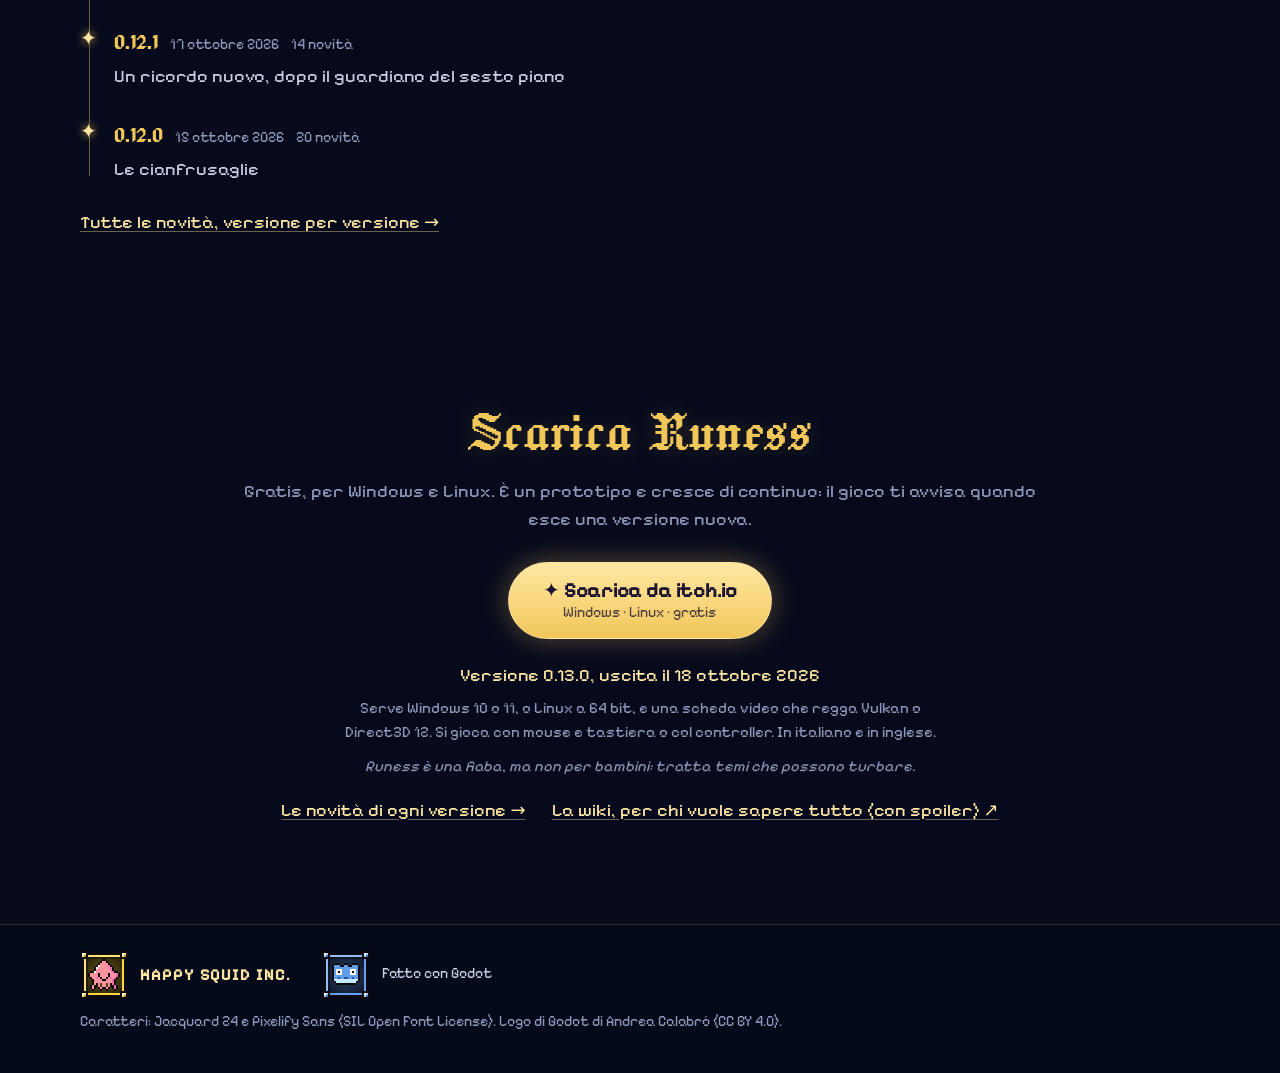
<file: it/index.html>
<!doctype html>
<html lang="it" class="no-js">
<head>
<meta charset="utf-8">
<meta name="viewport" content="width=device-width, initial-scale=1">
<title>Runess — Nessun cavaliere? Nessun problema.</title>
<meta name="description" content="Sparatutto in prima persona a piani procedurali, in voxel: una principessa stanca di aspettare il cavaliere scende da sola il castello, armata di un dardo incantato. Gratis per Windows e Linux.">
<link rel="canonical" href="https://runess.happysquid.ink/it/">
<link rel="alternate" hreflang="en" href="https://runess.happysquid.ink/">
<link rel="alternate" hreflang="it" href="https://runess.happysquid.ink/it/">
<link rel="alternate" hreflang="x-default" href="https://runess.happysquid.ink/">
<meta property="og:type" content="website">
<meta property="og:site_name" content="Runess">
<meta property="og:title" content="Runess — Nessun cavaliere? Nessun problema.">
<meta property="og:description" content="Sparatutto in prima persona a piani procedurali, in voxel: una principessa stanca di aspettare il cavaliere scende da sola il castello, armata di un dardo incantato. Gratis per Windows e Linux.">
<meta property="og:url" content="https://runess.happysquid.ink/it/">
<meta property="og:image" content="https://runess.happysquid.ink/media/og.jpg">
<meta property="og:image:width" content="1200">
<meta property="og:image:height" content="630">
<meta name="twitter:card" content="summary_large_image">
<meta name="theme-color" content="#060a1c">
<link rel="icon" href="../img/icon.png">
<link rel="preload" href="../fonts/Jacquard24-Regular.ttf" as="font" type="font/ttf" crossorigin>
<link rel="preload" href="../fonts/PixelifySans.ttf" as="font" type="font/ttf" crossorigin>
<link rel="stylesheet" href="../style.css">
<script>
// Prima di disegnare la pagina: c'è JavaScript; l'apertura (la costellazione della corona che si accende) solo la
// prima volta in una sessione, e mai a chi chiede meno movimento.
(function () {
	var root = document.documentElement;
	root.classList.remove("no-js");
	root.classList.add("js");
	try {
		var seen = sessionStorage.getItem("runess-intro");
		var calm = window.matchMedia("(prefers-reduced-motion: reduce)").matches;
		if (!seen && !calm && !/[?&]nosplash/.test(location.search)) root.classList.add("intro");
	} catch (e) {}
})();
</script>
</head>
<body>
<canvas class="sky" aria-hidden="true"></canvas>
<a class="skip" href="#main">Vai al contenuto</a>

<header class="top" id="top">
	<div class="wrap top-in">
		<a class="logo" href="#top" aria-label="Runess, la pagina principale">Runess</a>
		<button class="menu-toggle" type="button" aria-expanded="false" aria-controls="nav" aria-label="Apri il menu"><span></span></button>
		<nav class="nav" id="nav">
			<a href="#story">La storia</a>
			<a href="#play">Come si gioca</a>
			<a href="#gifts">Doni</a>
			<a href="#screens">Immagini</a>
			<a href="changelog.html">Novità</a>
			<a class="lang" href="../" hreflang="en" lang="en" data-lang="en" title="Read this page in English">English</a>
			<a class="btn gold small" href="#download">Scarica</a>
		</nav>
	</div>
</header>

<main id="main">

<section class="hero" aria-labelledby="hero-title">
	<div class="hero-in">
		<div class="crown" aria-hidden="true">
			<svg viewBox="0 0 300 162" shape-rendering="crispEdges"><path class="line-edge" d="M31.5 139.5 L40.5 61.5 L94.5 106.5 L151.5 28.5 L205.5 106.5 L259.5 61.5 L268.5 139.5 Z"/><path class="line" d="M31.5 139.5 L40.5 61.5 L94.5 106.5 L151.5 28.5 L205.5 106.5 L259.5 61.5 L268.5 139.5 Z"/><g class="star" style="--d: 0.45s; --t: 0.4s"><rect class="edge" x="24.0" y="135.0" width="15" height="9"/><rect class="edge" x="27.0" y="132.0" width="9" height="15"/><rect class="body" x="27.0" y="138.0" width="9" height="3"/><rect class="body" x="30.0" y="135.0" width="3" height="9"/><rect class="flare" x="24.0" y="138.0" width="3" height="3"/><rect class="flare" x="36.0" y="138.0" width="3" height="3"/><rect class="flare" x="30.0" y="132.0" width="3" height="3"/><rect class="flare" x="30.0" y="144.0" width="3" height="3"/><rect class="core" x="30.0" y="138.0" width="3" height="3"/></g><g class="star" style="--d: 0.55s; --t: 1.23s"><rect class="edge" x="33.0" y="57.0" width="15" height="9"/><rect class="edge" x="36.0" y="54.0" width="9" height="15"/><rect class="body" x="36.0" y="60.0" width="9" height="3"/><rect class="body" x="39.0" y="57.0" width="3" height="9"/><rect class="flare" x="33.0" y="60.0" width="3" height="3"/><rect class="flare" x="45.0" y="60.0" width="3" height="3"/><rect class="flare" x="39.0" y="54.0" width="3" height="3"/><rect class="flare" x="39.0" y="66.0" width="3" height="3"/><rect class="core" x="39.0" y="60.0" width="3" height="3"/></g><g class="star" style="--d: 0.75s; --t: 2.06s"><rect class="edge" x="87.0" y="102.0" width="15" height="9"/><rect class="edge" x="90.0" y="99.0" width="9" height="15"/><rect class="body" x="90.0" y="105.0" width="9" height="3"/><rect class="body" x="93.0" y="102.0" width="3" height="9"/><rect class="flare" x="87.0" y="105.0" width="3" height="3"/><rect class="flare" x="99.0" y="105.0" width="3" height="3"/><rect class="flare" x="93.0" y="99.0" width="3" height="3"/><rect class="flare" x="93.0" y="111.0" width="3" height="3"/><rect class="core" x="93.0" y="105.0" width="3" height="3"/></g><g class="star key" style="--d: 0.95s; --t: 2.89s"><rect class="edge" x="141.0" y="24.0" width="21" height="9"/><rect class="edge" x="147.0" y="18.0" width="9" height="21"/><rect class="body" x="144.0" y="27.0" width="15" height="3"/><rect class="body" x="150.0" y="21.0" width="3" height="15"/><rect class="ray" x="145.5" y="22.5" width="3" height="3"/><rect class="ray" x="154.5" y="22.5" width="3" height="3"/><rect class="ray" x="145.5" y="31.5" width="3" height="3"/><rect class="ray" x="154.5" y="31.5" width="3" height="3"/><rect class="flare" x="141.0" y="27.0" width="3" height="3"/><rect class="flare" x="159.0" y="27.0" width="3" height="3"/><rect class="flare" x="150.0" y="18.0" width="3" height="3"/><rect class="flare" x="150.0" y="36.0" width="3" height="3"/><rect class="core" x="150.0" y="27.0" width="3" height="3"/></g><g class="star" style="--d: 1.15s; --t: 3.72s"><rect class="edge" x="198.0" y="102.0" width="15" height="9"/><rect class="edge" x="201.0" y="99.0" width="9" height="15"/><rect class="body" x="201.0" y="105.0" width="9" height="3"/><rect class="body" x="204.0" y="102.0" width="3" height="9"/><rect class="flare" x="198.0" y="105.0" width="3" height="3"/><rect class="flare" x="210.0" y="105.0" width="3" height="3"/><rect class="flare" x="204.0" y="99.0" width="3" height="3"/><rect class="flare" x="204.0" y="111.0" width="3" height="3"/><rect class="core" x="204.0" y="105.0" width="3" height="3"/></g><g class="star" style="--d: 1.35s; --t: 4.55s"><rect class="edge" x="252.0" y="57.0" width="15" height="9"/><rect class="edge" x="255.0" y="54.0" width="9" height="15"/><rect class="body" x="255.0" y="60.0" width="9" height="3"/><rect class="body" x="258.0" y="57.0" width="3" height="9"/><rect class="flare" x="252.0" y="60.0" width="3" height="3"/><rect class="flare" x="264.0" y="60.0" width="3" height="3"/><rect class="flare" x="258.0" y="54.0" width="3" height="3"/><rect class="flare" x="258.0" y="66.0" width="3" height="3"/><rect class="core" x="258.0" y="60.0" width="3" height="3"/></g><g class="star" style="--d: 1.45s; --t: 5.38s"><rect class="edge" x="261.0" y="135.0" width="15" height="9"/><rect class="edge" x="264.0" y="132.0" width="9" height="15"/><rect class="body" x="264.0" y="138.0" width="9" height="3"/><rect class="body" x="267.0" y="135.0" width="3" height="9"/><rect class="flare" x="261.0" y="138.0" width="3" height="3"/><rect class="flare" x="273.0" y="138.0" width="3" height="3"/><rect class="flare" x="267.0" y="132.0" width="3" height="3"/><rect class="flare" x="267.0" y="144.0" width="3" height="3"/><rect class="core" x="267.0" y="138.0" width="3" height="3"/></g></svg>
			<span class="comet"></span>
		</div>
		<h1 class="title" id="hero-title">Runess</h1>
		<p class="tagline">Nessun cavaliere? Nessun problema.</p>
		<p class="pitch">Stanca di aspettare il cavaliere che la salvi, la principessa esce da sola dalla torre e scende il castello piano dopo piano, con un solo incantesimo: il dardo incantato. Ogni discesa è diversa, ogni stanza è una prova, e prima di ogni scala c'è un guardiano.</p>
		<div class="ctas">
			<a class="btn gold" href="https://yanez86.itch.io/runess" rel="noopener">✦ Scarica gratis</a>
			<a class="btn" href="#trailer">▶ Guarda il trailer</a>
		</div>
		<p class="meta">Versione 0.13.0 · 18 ottobre 2026 · Prototipo in sviluppo, aggiornato spesso</p>
	</div>
</section>

<section class="section trailer" id="trailer" aria-label="Il trailer">
	<div class="wrap">
		<video class="video" controls preload="none" playsinline width="1280" height="720" poster="../media/trailer_poster_it.webp">
			<source src="../media/trailer_it.mp4" type="video/mp4">
			<a href="../media/trailer_it.mp4">Il tuo browser non riproduce il video: scaricalo.</a>
		</video>
	</div>
</section>

<section class="section" id="story" aria-labelledby="story-title">
	<div class="wrap">
		<div class="story card reveal">
			<h2 class="sr-only" id="story-title">La storia</h2>
			<p>In cima alla torre più alta del castello una principessa aspetta il cavaliere che la salvi, come nelle fiabe. Aspetta tanto. I cavalieri partono, ma nessuno arriva fin lassù.</p>
			<p>Un mattino decide che basta. Spinge il portone e comincia a scendere, piano dopo piano, con un solo incantesimo in mano: il dardo incantato. I cavalieri li ritroverà lungo la strada, accasciati contro i muri, con le loro promesse.</p>
			<p class="story-end">Nessuno verrà a salvarti, dovrai farlo da sola.</p>
		</div>
	</div>
</section>

<section class="section" id="play" aria-labelledby="play-title">
	<div class="wrap">
		<div class="head">
			<svg viewBox="0 0 64 40" aria-hidden="true"><path d="M4 30 L20 10 L38 22 L60 6"/><circle cx="4" cy="30" r="2.5"/><circle cx="20" cy="10" r="3"/><circle cx="38" cy="22" r="2.5"/><circle cx="60" cy="6" r="3.5"/></svg>
			<h2 id="play-title">Come si gioca</h2>
		</div>
		<p class="lead">Un FPS d'azione in voxel, a piani procedurali, col cuore di un roguelite: scendi, raccogli doni, cadi, e ricominci più forte.</p>
		<div class="map">
			<svg class="links" aria-hidden="true"></svg>
			<article class="card reveal"><img class="icon" src="../img/icon_heart.png" alt="" width="72" height="64"><h3>Si salva da sola</h3><p>Azione in prima persona, veloce. Niente spada né armatura: solo il dardo incantato, una piccola cometa che si carica, rimbalza, brucia, gela e addormenta, secondo i doni che porti.</p></article>
			<article class="card reveal"><img class="icon" src="../img/icon_skull.png" alt="" width="72" height="64"><h3>Ogni stanza è una prova</h3><p>Entri, le porte si chiudono e i nemici escono dal fumo, a ondate. Si riaprono solo quando cade l'ultimo. Spuntoni, feritoie, specchi stregati: attenta a dove metti i piedi.</p></article>
			<article class="card reveal"><img class="icon" src="../img/icon_gift.png" alt="" width="72" height="72"><h3>Doni con un prezzo</h3><p>174 doni da raccogliere: cambiano il dardo, il passo, i <img class="heart" src="../img/heart.png" alt="♥">. Alcuni danno molto e tolgono qualcosa. Scegli bene cosa portarti giù.</p></article>
			<article class="card reveal"><img class="icon" src="../img/icon_potion.png" alt="" width="72" height="72"><h3>Una mano e una tasca</h3><p>Niente inventario: un oggetto in mano, una cianfrusaglia in tasca, i tuoi <img class="heart" src="../img/heart.png" alt="♥"> e il mana. Il resto lo porti addosso, e si vede.</p></article>
			<article class="card reveal"><img class="icon" src="../img/icon_die.png" alt="" width="72" height="72"><h3>Ogni discesa è nuova</h3><p>Stanze, corridoi, nemici e tesori nascono dal seed della partita: ogni discesa è un castello diverso, e lo stesso seed rifà lo stesso castello.</p></article>
			<article class="card reveal"><img class="icon" src="../img/icon_key.png" alt="" width="72" height="72"><h3>Un castello pieno di segreti</h3><p>Muri a cui bussare, stanze dorate chiuse a chiave, porte che non dovrebbero esserci. E una storia che si scopre solo scendendo.</p></article>
		</div>
	</div>
</section>

<section class="section" id="gifts" aria-labelledby="gifts-title">
	<div class="wrap">
		<div class="head">
			<svg viewBox="0 0 64 40" aria-hidden="true"><path d="M32 4 L32 36 M16 20 L48 20"/><circle cx="32" cy="20" r="4"/><circle cx="32" cy="4" r="2"/><circle cx="32" cy="36" r="2"/><circle cx="16" cy="20" r="2"/><circle cx="48" cy="20" r="2"/></svg>
			<h2 id="gifts-title">I doni</h2>
		</div>
		<p class="lead">174 doni, ognuno con la sua fiaba e la sua icona. Ogni dono che tocca il dardo ci lascia il suo segno, e tanti si vedono addosso alla principessa.</p>
		<ul class="chips tiers"><li class="tier" style="--tier:#73d959">doni semplici</li><li class="tier" style="--tier:#669eff">doni medi</li><li class="tier" style="--tier:#ffd640">doni maggiori</li></ul>
		<div class="ring" style="--n: 16">
			<div class="polar"><div><b>174</b><span>doni</span></div></div>
<img style="--i:0" src="../img/gift_magic_bean.png" alt="Fagiolo magico" title="Fagiolo magico" loading="lazy" width="72" height="72">
<img style="--i:1" src="../img/gift_queen_scepter.png" alt="Scettro della regina" title="Scettro della regina" loading="lazy" width="72" height="72">
<img style="--i:2" src="../img/gift_glass_slippers.png" alt="Scarpette di cristallo" title="Scarpette di cristallo" loading="lazy" width="72" height="72">
<img style="--i:3" src="../img/gift_hare_ears.png" alt="Orecchie della lepre" title="Orecchie della lepre" loading="lazy" width="72" height="72">
<img style="--i:4" src="../img/gift_holle_pillow.png" alt="Cuscino di Madama Holle" title="Cuscino di Madama Holle" loading="lazy" width="72" height="72">
<img style="--i:5" src="../img/gift_swan_feather.png" alt="Piuma di cigno" title="Piuma di cigno" loading="lazy" width="72" height="72">
<img style="--i:6" src="../img/gift_enchanted_spindle.png" alt="Fuso incantato" title="Fuso incantato" loading="lazy" width="72" height="72">
<img style="--i:7" src="../img/gift_pied_flute.png" alt="Flauto del pifferaio" title="Flauto del pifferaio" loading="lazy" width="72" height="72">
<img style="--i:8" src="../img/gift_owl_feather.png" alt="Piuma di gufo" title="Piuma di gufo" loading="lazy" width="72" height="72">
<img style="--i:9" src="../img/gift_iron_casket.png" alt="Scrigno di ferro" title="Scrigno di ferro" loading="lazy" width="72" height="72">
<img style="--i:10" src="../img/gift_dragon_heart.png" alt="Cuore di drago" title="Cuore di drago" loading="lazy" width="72" height="72">
<img style="--i:11" src="../img/gift_dragon_teeth.png" alt="Denti del drago" title="Denti del drago" loading="lazy" width="72" height="72">
<img style="--i:12" src="../img/gift_golden_cockerel.png" alt="Gallo d'oro" title="Gallo d'oro" loading="lazy" width="72" height="72">
<img style="--i:13" src="../img/gift_pet_goose.png" alt="L'oca d'oro" title="L'oca d'oro" loading="lazy" width="72" height="72">
<img style="--i:14" src="../img/gift_miracle_coins.png" alt="Zecchini del Campo dei miracoli" title="Zecchini del Campo dei miracoli" loading="lazy" width="72" height="72">
<img style="--i:15" src="../img/gift_water_of_life.png" alt="Acqua della vita" title="Acqua della vita" loading="lazy" width="72" height="72">
		</div>
		<p class="more">E più in basso, doni di cui è meglio non parlare.</p>
	</div>
</section>

<section class="section" id="tower" aria-labelledby="tower-title">
	<div class="wrap">
		<div class="head">
			<svg viewBox="0 0 64 40" aria-hidden="true"><path d="M6 34 L22 8 L40 30 L58 12"/><circle cx="6" cy="34" r="2.5"/><circle cx="22" cy="8" r="3"/><circle cx="40" cy="30" r="2.5"/><circle cx="58" cy="12" r="3"/></svg>
			<h2 id="tower-title">Fra una discesa e l'altra</h2>
		</div>
		<p class="lead">Ogni discesa finisce nella torre, e la torre ricorda.</p>
		<div class="three">
			<article class="card reveal"><img class="icon" src="../img/icon_promise.png" alt="" width="72" height="72"><h3>Promesse e ricordi</h3><p>Cavalieri e mostri lasciano promesse. Tornata nella torre le scrivi sulla lavagnetta, e diventano ricordi: cose per la tua stanza che ti aiutano nella discesa dopo.</p></article>
			<article class="card reveal"><img class="icon" src="../img/icon_spell.png" alt="" width="72" height="72"><h3>Incantesimi</h3><p>Al posto del salto c'è un incantesimo: il balzo, per cominciare. Gli altri 6 si imparano seguendo le fiabe, scendendo e studiando nella torre.</p></article>
			<article class="card reveal"><img class="icon" src="../img/icon_book.png" alt="" width="72" height="60"><h3>La fiaba di domani</h3><p>Sul leggio c'è il diario della principessa. Scrivi una pagina della fiaba di domani, e il piano dove stai per scendere andrà come dice lei.</p></article>
		</div>
	</div>
</section>

<section class="section" id="screens" aria-labelledby="screens-title">
	<div class="wrap">
		<div class="head">
			<svg viewBox="0 0 64 40" aria-hidden="true"><path d="M4 20 L24 6 L44 32 L60 18"/><circle cx="4" cy="20" r="2.5"/><circle cx="24" cy="6" r="3"/><circle cx="44" cy="32" r="2.5"/><circle cx="60" cy="18" r="3"/></svg>
			<h2 id="screens-title">Dal castello</h2>
		</div>
		<p class="lead">Screenshot della versione 0.13.0, con l'interfaccia vera.</p>
		<div class="gallery">
<figure class="shot big"><a href="../media/shots/01_reliquie.webp"><img src="../media/shots/01_reliquie.webp" alt="Prima di scendere: un dono da scegliere fra gli altari." width="640" height="360" loading="lazy"></a><figcaption>Prima di scendere: un dono da scegliere fra gli altari.</figcaption></figure>
<figure class="shot"><a href="../media/shots/03_cavaliere.webp"><img src="../media/shots/03_cavaliere_small.webp" alt="Un cavaliere accasciato: era venuto a salvarti." width="640" height="360" loading="lazy"></a><figcaption>Un cavaliere accasciato: era venuto a salvarti.</figcaption></figure>
<figure class="shot"><a href="../media/shots/04_troll.webp"><img src="../media/shots/04_troll_small.webp" alt="Il troll delle caverne, contro un dardo di ghiaccio." width="640" height="360" loading="lazy"></a><figcaption>Il troll delle caverne, contro un dardo di ghiaccio.</figcaption></figure>
<figure class="shot"><a href="../media/shots/06_re_scheletro.webp"><img src="../media/shots/06_re_scheletro_small.webp" alt="Il Re degli scheletri, nelle segrete." width="640" height="360" loading="lazy"></a><figcaption>Il Re degli scheletri, nelle segrete.</figcaption></figure>
<figure class="shot"><a href="../media/shots/08_negozio.webp"><img src="../media/shots/08_negozio_small.webp" alt="Il negozio: tutto si paga in promesse." width="640" height="360" loading="lazy"></a><figcaption>Il negozio: tutto si paga in promesse.</figcaption></figure>
<figure class="shot"><a href="../media/shots/09_golem.webp"><img src="../media/shots/09_golem_small.webp" alt="Il golem di cristallo, nella torre del mago." width="640" height="360" loading="lazy"></a><figcaption>Il golem di cristallo, nella torre del mago.</figcaption></figure>
<figure class="shot full"><a href="../media/shots/10_erborista.webp"><img src="../media/shots/10_erborista.webp" alt="La stanza dell'erborista, col suo calderone." width="640" height="360" loading="lazy"></a><figcaption>La stanza dell'erborista, col suo calderone.</figcaption></figure>
		</div>
	</div>
</section>

<section class="section" id="news" aria-labelledby="news-title">
	<div class="wrap">
		<div class="head">
			<svg viewBox="0 0 64 40" aria-hidden="true"><path d="M10 4 L10 36"/><circle cx="10" cy="6" r="3"/><circle cx="10" cy="20" r="3"/><circle cx="10" cy="34" r="3"/></svg>
			<h2 id="news-title">Novità</h2>
		</div>
		<ol class="timeline">
<li><a href="changelog.html#v0-13-0"><b>0.13.0</b><time datetime="2026-10-18">18 ottobre 2026</time><span>13 novità</span></a><p>Runess ha un sito, in italiano e in inglese</p></li>
<li><a href="changelog.html#v0-12-1"><b>0.12.1</b><time datetime="2026-10-17">17 ottobre 2026</time><span>14 novità</span></a><p>Un ricordo nuovo, dopo il guardiano del sesto piano</p></li>
<li><a href="changelog.html#v0-12-0"><b>0.12.0</b><time datetime="2026-10-15">15 ottobre 2026</time><span>20 novità</span></a><p>Le cianfrusaglie</p></li>
		</ol>
		<a class="all" href="changelog.html">Tutte le novità, versione per versione →</a>
	</div>
</section>

<section class="section final" id="download" aria-labelledby="download-title">
	<div class="wrap">
		<h2 id="download-title">Scarica Runess</h2>
		<p class="lead">Gratis, per Windows e Linux. È un prototipo e cresce di continuo: il gioco ti avvisa quando esce una versione nuova.</p>
		<a class="btn gold big" href="https://yanez86.itch.io/runess" rel="noopener">✦ Scarica da itch.io<small>Windows · Linux · gratis</small></a>
		<p class="version">Versione 0.13.0, uscita il 18 ottobre 2026</p>
		<p class="fine">Serve Windows 10 o 11, o Linux a 64 bit, e una scheda video che regga Vulkan o Direct3D 12. Si gioca con mouse e tastiera o col controller. In italiano e in inglese.</p>
		<p class="fine warning">Runess è una fiaba, ma non per bambini: tratta temi che possono turbare.</p>
		<p class="links"><a href="changelog.html">Le novità di ogni versione →</a><a href="https://yanez86.github.io/runess-wiki/" rel="noopener">La wiki, per chi vuole sapere tutto (con spoiler) ↗</a></p>
	</div>
</section>

</main>

<footer class="footer">
	<div class="wrap">
		<p class="brand">
			<span class="maker"><img src="../img/happy_squid.png" alt="" width="72" height="72">HAPPY SQUID INC.</span>
			<span class="godot"><img src="../img/godot.png" alt="" width="72" height="72">Fatto con Godot</span>
		</p>
		<p class="credits">Caratteri: Jacquard 24 e Pixelify Sans (SIL Open Font License). Logo di Godot di Andrea Calabró (CC BY 4.0).</p>
	</div>
</footer>

<dialog class="lightbox" id="lightbox">
	<figure><img alt=""><figcaption></figcaption></figure>
	<button class="lb-close" type="button" aria-label="Chiudi">×</button>
	<button class="lb-prev" type="button" aria-label="Immagine precedente">‹</button>
	<button class="lb-next" type="button" aria-label="Immagine successiva">›</button>
</dialog>

<script src="../splash.js" defer></script>
<script src="../site.js" defer></script>
</body>
</html>
</file>
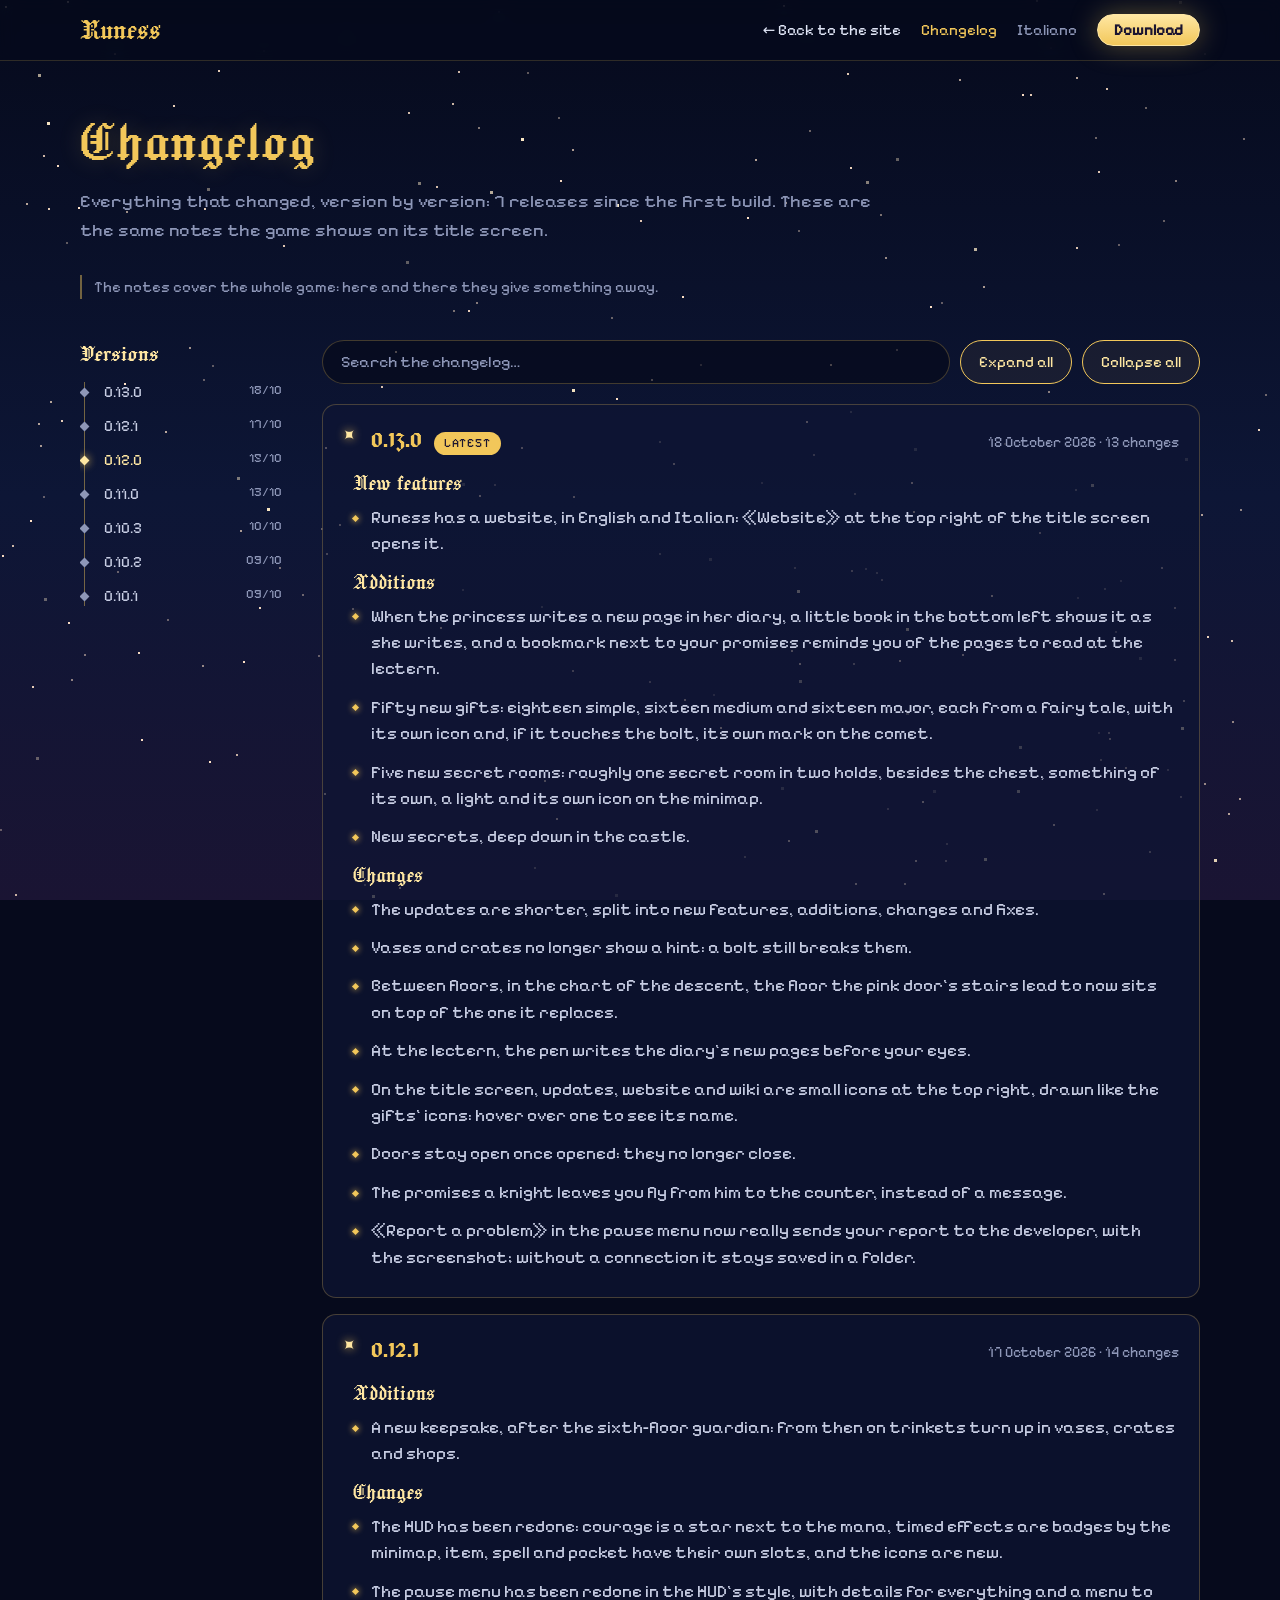
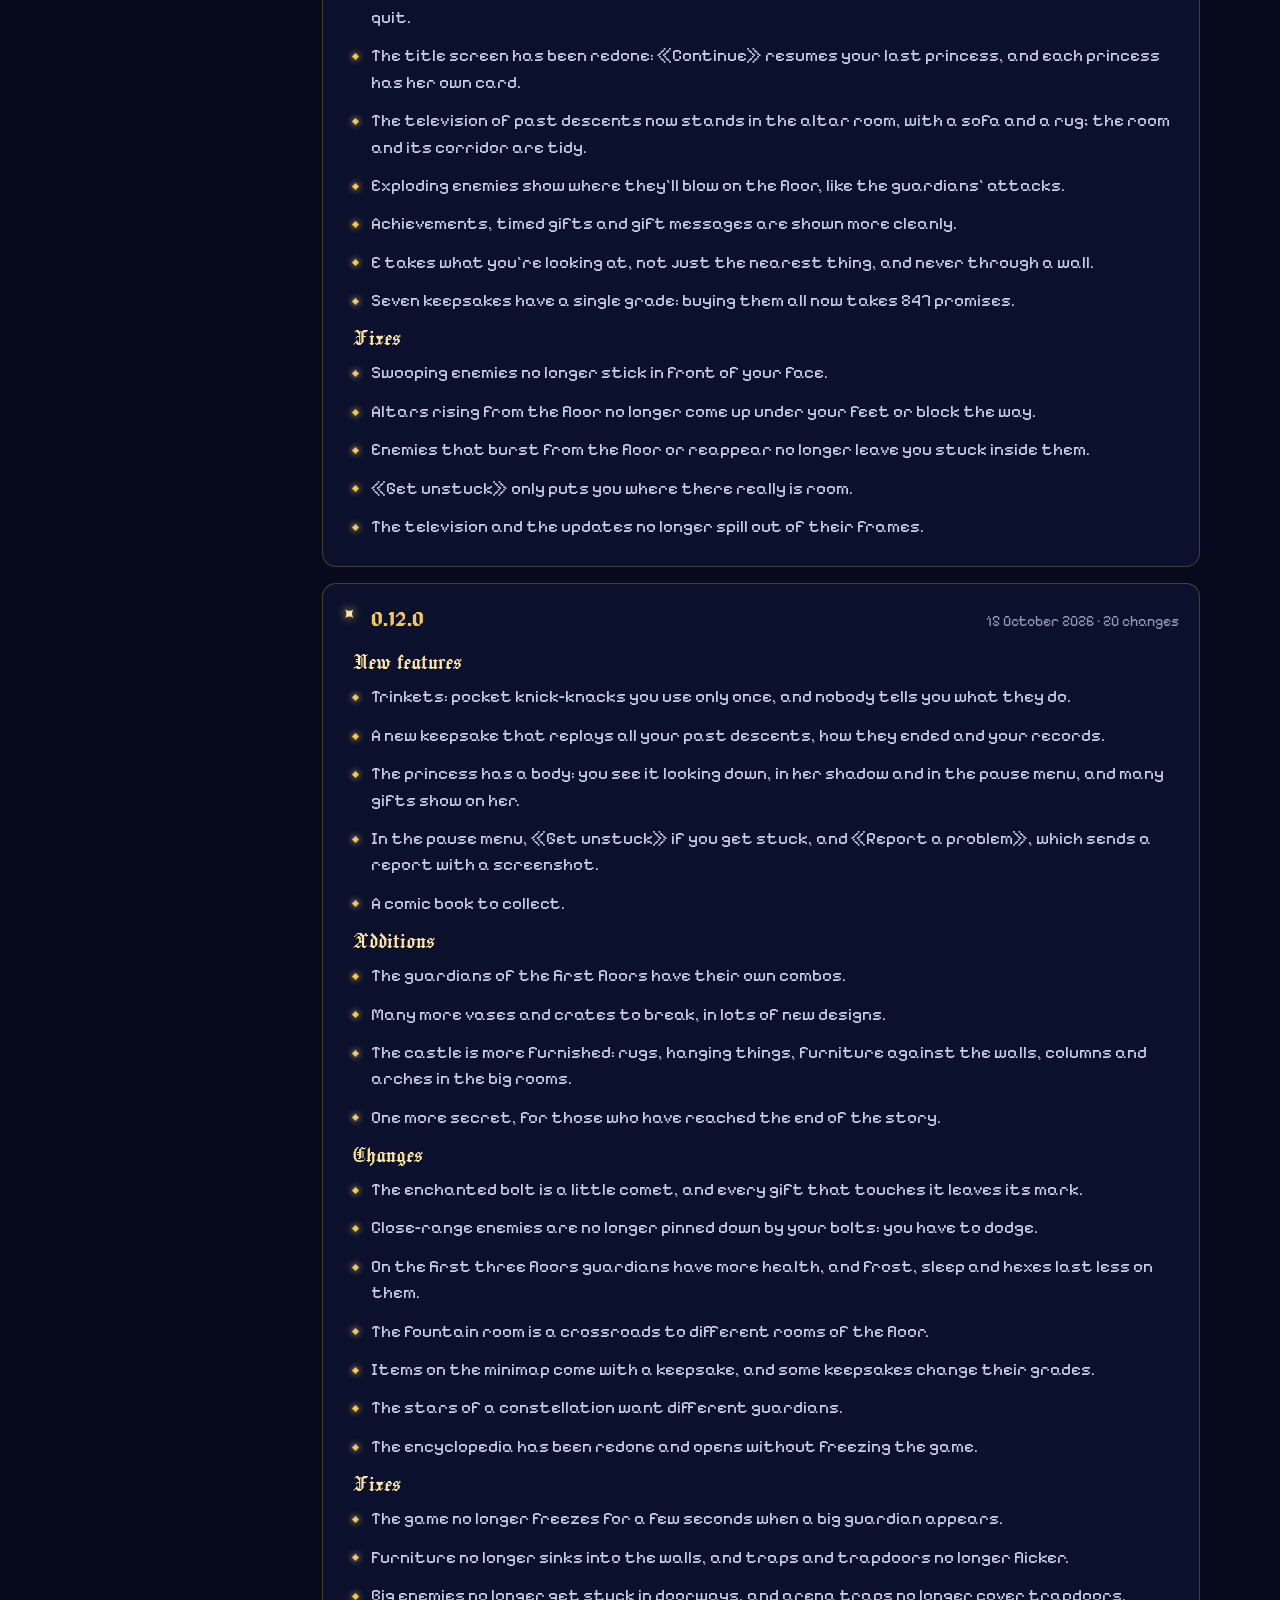
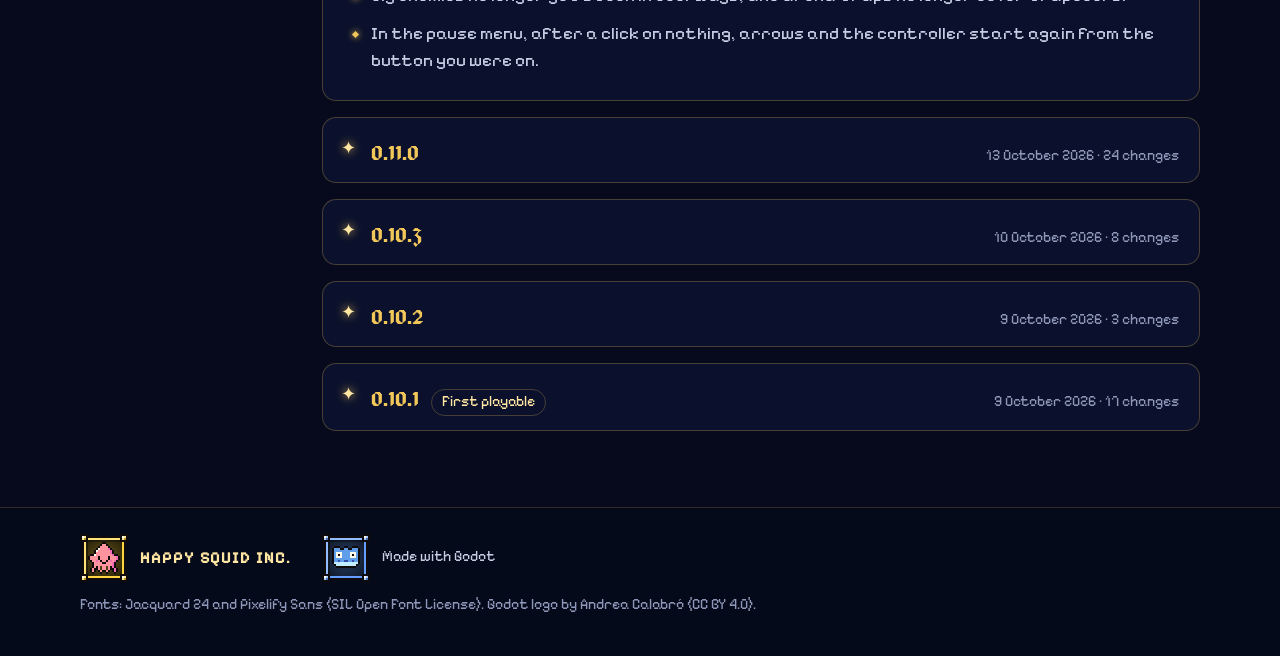
<file: changelog.html>
<!doctype html>
<html lang="en" class="no-js">
<head>
<meta charset="utf-8">
<meta name="viewport" content="width=device-width, initial-scale=1">
<title>Changelog · Runess</title>
<meta name="description" content="Everything new in Runess, version by version.">
<link rel="canonical" href="https://runess.happysquid.ink/changelog.html">
<link rel="alternate" hreflang="en" href="https://runess.happysquid.ink/changelog.html">
<link rel="alternate" hreflang="it" href="https://runess.happysquid.ink/it/changelog.html">
<link rel="alternate" hreflang="x-default" href="https://runess.happysquid.ink/changelog.html">
<meta property="og:type" content="website">
<meta property="og:site_name" content="Runess">
<meta property="og:title" content="Changelog · Runess">
<meta property="og:description" content="Everything new in Runess, version by version.">
<meta property="og:url" content="https://runess.happysquid.ink/changelog.html">
<meta property="og:image" content="https://runess.happysquid.ink/media/og.jpg">
<meta name="twitter:card" content="summary_large_image">
<meta name="theme-color" content="#060a1c">
<link rel="icon" href="img/icon.png">
<link rel="preload" href="fonts/Jacquard24-Regular.ttf" as="font" type="font/ttf" crossorigin>
<link rel="preload" href="fonts/PixelifySans.ttf" as="font" type="font/ttf" crossorigin>
<link rel="stylesheet" href="style.css">
<script>
document.documentElement.classList.remove("no-js");
document.documentElement.classList.add("js");
</script>
</head>
<body class="page-changelog">
<canvas class="sky" aria-hidden="true"></canvas>
<a class="skip" href="#main">Skip to content</a>

<header class="top" id="top">
	<div class="wrap top-in">
		<a class="logo" href="./" aria-label="Runess, home page">Runess</a>
		<button class="menu-toggle" type="button" aria-expanded="false" aria-controls="nav" aria-label="Open the menu"><span></span></button>
		<nav class="nav" id="nav">
			<a href="./">← Back to the site</a>
			<a href="changelog.html" aria-current="page">Changelog</a>
			<a class="lang" href="it/changelog.html" hreflang="it" lang="it" data-lang="it" title="Leggi questa pagina in italiano">Italiano</a>
			<a class="btn gold small" href="https://yanez86.itch.io/runess" rel="noopener">Download</a>
		</nav>
	</div>
</header>

<main id="main" class="changelog">
	<div class="wrap">
		<header class="page-head">
			<h1>Changelog</h1>
			<p class="lead">Everything that changed, version by version: 7 releases since the first build. These are the same notes the game shows on its title screen.</p>
			<p class="note">The notes cover the whole game: here and there they give something away.</p>
		</header>
		<div class="cl-layout">
			<nav class="cl-index" aria-label="Versions">
				<h2>Versions</h2>
				<ol>
<li><a href="#v0-13-0"><span>0.13.0</span><time datetime="2026-10-18">18/10</time></a></li>
<li><a href="#v0-12-1"><span>0.12.1</span><time datetime="2026-10-17">17/10</time></a></li>
<li><a href="#v0-12-0"><span>0.12.0</span><time datetime="2026-10-15">15/10</time></a></li>
<li><a href="#v0-11-0"><span>0.11.0</span><time datetime="2026-10-13">13/10</time></a></li>
<li><a href="#v0-10-3"><span>0.10.3</span><time datetime="2026-10-10">10/10</time></a></li>
<li><a href="#v0-10-2"><span>0.10.2</span><time datetime="2026-10-09">09/10</time></a></li>
<li><a href="#v0-10-1"><span>0.10.1</span><time datetime="2026-10-09">09/10</time></a></li>
				</ol>
			</nav>
			<div class="cl-main">
				<div class="cl-tools">
					<input type="search" id="cl-filter" placeholder="Search the changelog…" aria-label="Search the changelog…" autocomplete="off">
					<button class="btn" type="button" id="cl-expand">Expand all</button>
					<button class="btn" type="button" id="cl-collapse">Collapse all</button>
				</div>
				<p class="cl-none" hidden>No changes match those words.</p>
<details class="release" id="v0-13-0" open><summary><span class="rel-head"><span class="rel-version">0.13.0</span><span class="rel-latest">latest</span></span><span class="rel-meta"><time datetime="2026-10-18">18 October 2026</time> · 13 changes</span></summary><div class="rel-body"><h3 class="rel-part">New features</h3><ul class="rel-notes"><li>Runess has a website, in English and Italian: «Website» at the top right of the title screen opens it.</li></ul><h3 class="rel-part">Additions</h3><ul class="rel-notes"><li>When the princess writes a new page in her diary, a little book in the bottom left shows it as she writes, and a bookmark next to your promises reminds you of the pages to read at the lectern.</li><li>Fifty new gifts: eighteen simple, sixteen medium and sixteen major, each from a fairy tale, with its own icon and, if it touches the bolt, its own mark on the comet.</li><li>Five new secret rooms: roughly one secret room in two holds, besides the chest, something of its own, a light and its own icon on the minimap.</li><li>New secrets, deep down in the castle.</li></ul><h3 class="rel-part">Changes</h3><ul class="rel-notes"><li>The updates are shorter, split into new features, additions, changes and fixes.</li><li>Vases and crates no longer show a hint: a bolt still breaks them.</li><li>Between floors, in the chart of the descent, the floor the pink door's stairs lead to now sits on top of the one it replaces.</li><li>At the lectern, the pen writes the diary's new pages before your eyes.</li><li>On the title screen, updates, website and wiki are small icons at the top right, drawn like the gifts' icons: hover over one to see its name.</li><li>Doors stay open once opened: they no longer close.</li><li>The promises a knight leaves you fly from him to the counter, instead of a message.</li><li>«Report a problem» in the pause menu now really sends your report to the developer, with the screenshot; without a connection it stays saved in a folder.</li></ul></div></details>
<details class="release" id="v0-12-1" open><summary><span class="rel-head"><span class="rel-version">0.12.1</span></span><span class="rel-meta"><time datetime="2026-10-17">17 October 2026</time> · 14 changes</span></summary><div class="rel-body"><h3 class="rel-part">Additions</h3><ul class="rel-notes"><li>A new keepsake, after the sixth-floor guardian: from then on trinkets turn up in vases, crates and shops.</li></ul><h3 class="rel-part">Changes</h3><ul class="rel-notes"><li>The HUD has been redone: courage is a star next to the mana, timed effects are badges by the minimap, item, spell and pocket have their own slots, and the icons are new.</li><li>The pause menu has been redone in the HUD's style, with details for everything and a menu to quit.</li><li>The title screen has been redone: «Continue» resumes your last princess, and each princess has her own card.</li><li>The television of past descents now stands in the altar room, with a sofa and a rug; the room and its corridor are tidy.</li><li>Exploding enemies show where they'll blow on the floor, like the guardians' attacks.</li><li>Achievements, timed gifts and gift messages are shown more cleanly.</li><li>E takes what you're looking at, not just the nearest thing, and never through a wall.</li><li>Seven keepsakes have a single grade: buying them all now takes 847 promises.</li></ul><h3 class="rel-part">Fixes</h3><ul class="rel-notes"><li>Swooping enemies no longer stick in front of your face.</li><li>Altars rising from the floor no longer come up under your feet or block the way.</li><li>Enemies that burst from the floor or reappear no longer leave you stuck inside them.</li><li>«Get unstuck» only puts you where there really is room.</li><li>The television and the updates no longer spill out of their frames.</li></ul></div></details>
<details class="release" id="v0-12-0" open><summary><span class="rel-head"><span class="rel-version">0.12.0</span></span><span class="rel-meta"><time datetime="2026-10-15">15 October 2026</time> · 20 changes</span></summary><div class="rel-body"><h3 class="rel-part">New features</h3><ul class="rel-notes"><li>Trinkets: pocket knick-knacks you use only once, and nobody tells you what they do.</li><li>A new keepsake that replays all your past descents, how they ended and your records.</li><li>The princess has a body: you see it looking down, in her shadow and in the pause menu, and many gifts show on her.</li><li>In the pause menu, «Get unstuck» if you get stuck, and «Report a problem», which sends a report with a screenshot.</li><li>A comic book to collect.</li></ul><h3 class="rel-part">Additions</h3><ul class="rel-notes"><li>The guardians of the first floors have their own combos.</li><li>Many more vases and crates to break, in lots of new designs.</li><li>The castle is more furnished: rugs, hanging things, furniture against the walls, columns and arches in the big rooms.</li><li>One more secret, for those who have reached the end of the story.</li></ul><h3 class="rel-part">Changes</h3><ul class="rel-notes"><li>The enchanted bolt is a little comet, and every gift that touches it leaves its mark.</li><li>Close-range enemies are no longer pinned down by your bolts: you have to dodge.</li><li>On the first three floors guardians have more health, and frost, sleep and hexes last less on them.</li><li>The fountain room is a crossroads to different rooms of the floor.</li><li>Items on the minimap come with a keepsake, and some keepsakes change their grades.</li><li>The stars of a constellation want different guardians.</li><li>The encyclopedia has been redone and opens without freezing the game.</li></ul><h3 class="rel-part">Fixes</h3><ul class="rel-notes"><li>The game no longer freezes for a few seconds when a big guardian appears.</li><li>Furniture no longer sinks into the walls, and traps and trapdoors no longer flicker.</li><li>Big enemies no longer get stuck in doorways, and arena traps no longer cover trapdoors.</li><li>In the pause menu, after a click on nothing, arrows and the controller start again from the button you were on.</li></ul></div></details>
<details class="release" id="v0-11-0"><summary><span class="rel-head"><span class="rel-version">0.11.0</span></span><span class="rel-meta"><time datetime="2026-10-13">13 October 2026</time> · 24 changes</span></summary><div class="rel-body"><h3 class="rel-part">New features</h3><ul class="rel-notes"><li>Music arrives: a theme for the menu, tracks that start now and then on the way down, and a track for the story's battles.</li><li>Companions: gifts that follow you through the castle, one at a time, each helping in its own way.</li><li>The completion percentage, on the save slot and in the achievements.</li><li>The story is split into acts, announced when you wake up.</li></ul><h3 class="rel-part">Additions</h3><ul class="rel-notes"><li>Two new guardians.</li><li>New sounds: entering the game, raising a shield, at dawn, picking up potions and gifts, and your heartbeat when you're nearly done for.</li><li>New achievements, one per constellation and one per area; a few have been removed.</li><li>New secrets at the bottom of the castle.</li></ul><h3 class="rel-part">Changes</h3><ul class="rel-notes"><li>Guardians are animated piece by piece, and monsters' eyes glow in the dark.</li><li>Every guardian shows on the floor where it's about to strike, in the colour of the attack; if you're inside it you notice it from the edge of the screen and a hum too.</li><li>Heavy blows shake the view (it can be turned off); volumetric fog has been removed.</li><li>Promises in your pocket stay if you die, but unspent ones are lost when you go through the great door.</li><li>A fallen guardian leaves a random gift, not always a major one.</li><li>Constellations are earned one star at a time, and in the planetarium the slots are frames.</li><li>The board only shows what you've bought and what you can buy now.</li><li>Settings only apply with the Apply button.</li><li>In the diary you only write on the floor you're going down to, and the chart between floors reaches only that far.</li><li>Objects for spells only turn up after the magic tome.</li><li>Two steps of the story arrive in a different way, for you to discover.</li><li>The mouse pointer is a magic wand.</li><li>With a controller the talent tree is walked the way it reads.</li></ul><h3 class="rel-part">Fixes</h3><ul class="rel-notes"><li>The summary at the great door and the pause menu no longer spill off the screen.</li><li>In the diary, mouse and controller no longer take the pointer away from each other.</li><li>Esc while waiting for a new key just cancels.</li></ul></div></details>
<details class="release" id="v0-10-3"><summary><span class="rel-head"><span class="rel-version">0.10.3</span></span><span class="rel-meta"><time datetime="2026-10-10">10 October 2026</time> · 8 changes</span></summary><div class="rel-body"><h3 class="rel-part">New features</h3><ul class="rel-notes"><li>Screen effects, to switch on one by one in the video settings, instead of the retro filter.</li><li>The princess's diary fills up by itself: she writes down what matters in her descents.</li><li>The furniture in the princess's room can be moved.</li></ul><h3 class="rel-part">Additions</h3><ul class="rel-notes"><li>Fifteen new enemies, and a few chests that aren't chests.</li><li>New secrets in the castle.</li></ul><h3 class="rel-part">Changes</h3><ul class="rel-notes"><li>Many enemies are animated piece by piece, some remade, with eyes that glow in the dark.</li><li>Enemies have new moves: they sidestep, dodge bolts, circle you, take turns in packs and flee when nearly dead.</li><li>The board arrives in a present after the first descent, and some keepsakes only give a riddle until you buy them.</li></ul></div></details>
<details class="release" id="v0-10-2"><summary><span class="rel-head"><span class="rel-version">0.10.2</span></span><span class="rel-meta"><time datetime="2026-10-09">9 October 2026</time> · 3 changes</span></summary><div class="rel-body"><h3 class="rel-part">Additions</h3><ul class="rel-notes"><li>Every achievement has its own medal.</li><li>The wiki has a page about talents.</li></ul><h3 class="rel-part">Changes</h3><ul class="rel-notes"><li>The board is a drawn chalkboard, like the diary, with all the grades of each keepsake.</li></ul></div></details>
<details class="release" id="v0-10-1"><summary><span class="rel-head"><span class="rel-version">0.10.1</span><span class="rel-name">First playable</span></span><span class="rel-meta"><time datetime="2026-10-09">9 October 2026</time> · 17 changes</span></summary><div class="rel-body"><h3 class="rel-part">New features</h3><ul class="rel-notes"><li>Courage and talents: levelling up lights the stars of constellations, chosen by looking at the sky from the princess's room.</li><li>Tomorrow's tale: in the diary you write how a floor you can see will go, and every page has its price.</li><li>Spells instead of the blink: six more to learn, one in hand at a time.</li><li>The spell study, and the maze-like library where the magic tome is found.</li><li>The room where you get ready to descend, with the great door and a summary of what you bring along.</li></ul><h3 class="rel-part">Additions</h3><ul class="rel-notes"><li>Keepsakes have three grades.</li><li>A new keepsake that marks on the minimap what there is to pick up.</li><li>Every gift has its own pixel-art icon, and a spinning medallion on the altars.</li><li>A new page of tomorrow's tale.</li></ul><h3 class="rel-part">Changes</h3><ul class="rel-notes"><li>Every lit talent, like gifts, gives enemies a little more health.</li><li>Some gifts and keepsakes do something else, and those that affected the blink now work for any spell.</li><li>The pause menu is bigger, split into tabs, opens on talents, and has «Back to title».</li><li>The shield sits at the bottom with its state, sun and moon under the minimap, and loading has its own hourglass.</li><li>The smoke enemies come out of tells you who's coming.</li><li>When you create a slot you no longer choose the easy game.</li><li>From floor 4, arenas leave a gift a little less often.</li></ul><h3 class="rel-part">Fixes</h3><ul class="rel-notes"><li>With a controller, the settings always show where you are.</li></ul></div></details>
			</div>
		</div>
	</div>
</main>

<footer class="footer">
	<div class="wrap">
		<p class="brand">
			<span class="maker"><img src="img/happy_squid.png" alt="" width="72" height="72">HAPPY SQUID INC.</span>
			<span class="godot"><img src="img/godot.png" alt="" width="72" height="72">Made with Godot</span>
		</p>
		<p class="credits">Fonts: Jacquard 24 and Pixelify Sans (SIL Open Font License). Godot logo by Andrea Calabró (CC BY 4.0).</p>
	</div>
</footer>

<a class="to-top" href="#top" aria-label="Back to top">↑</a>

<script src="site.js" defer></script>
</body>
</html>
</file>
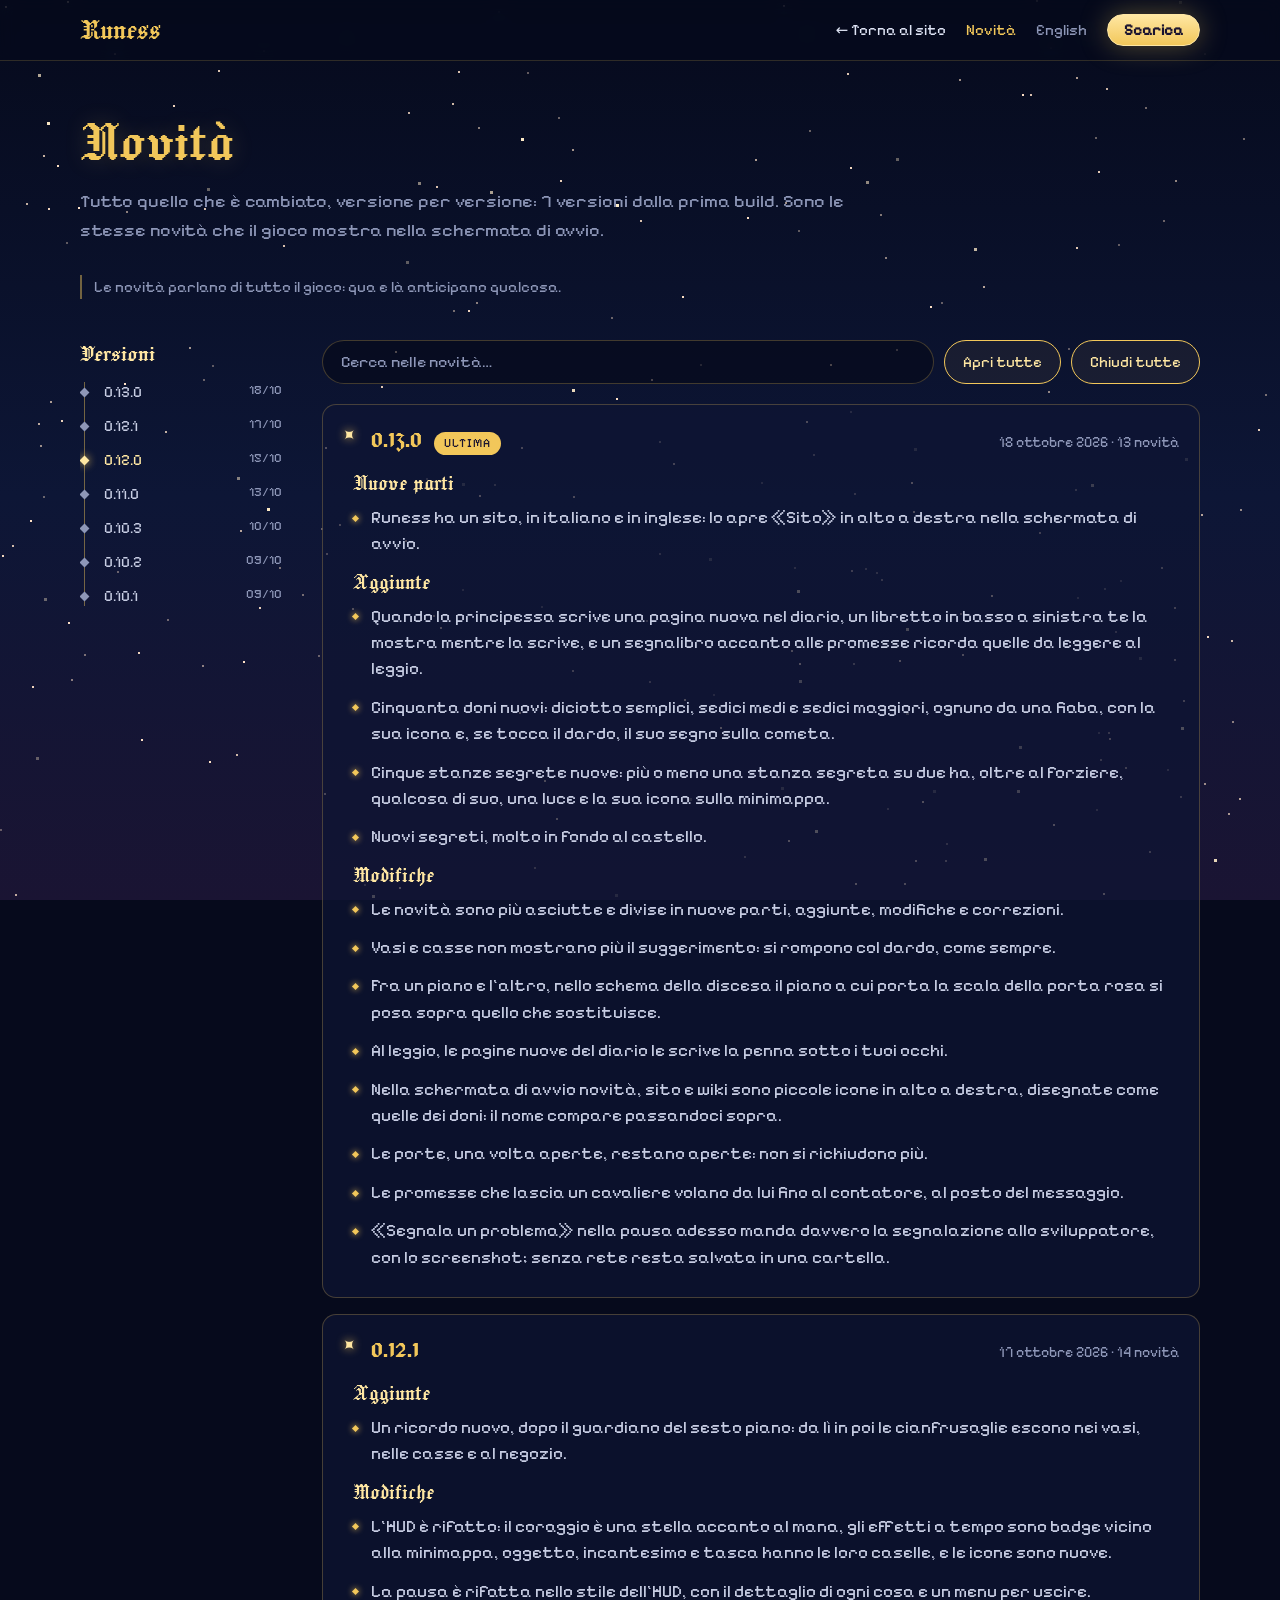
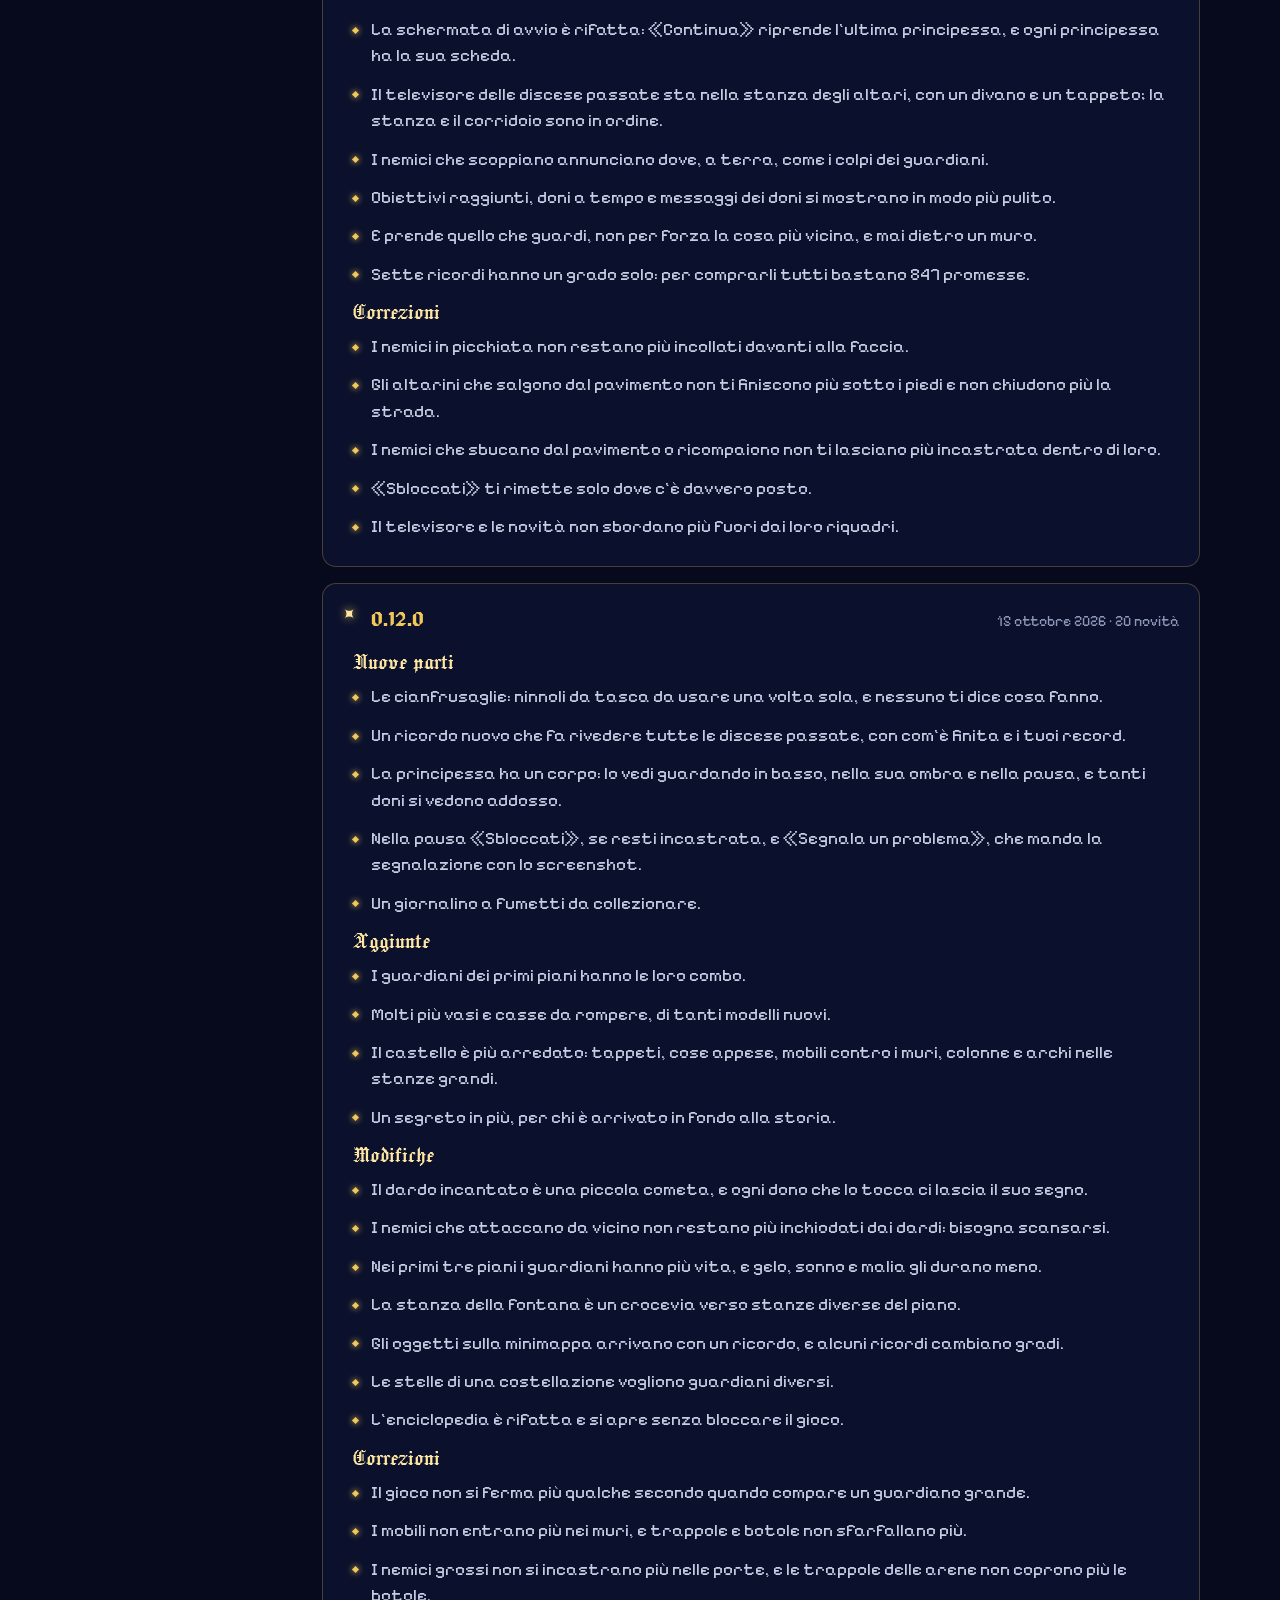
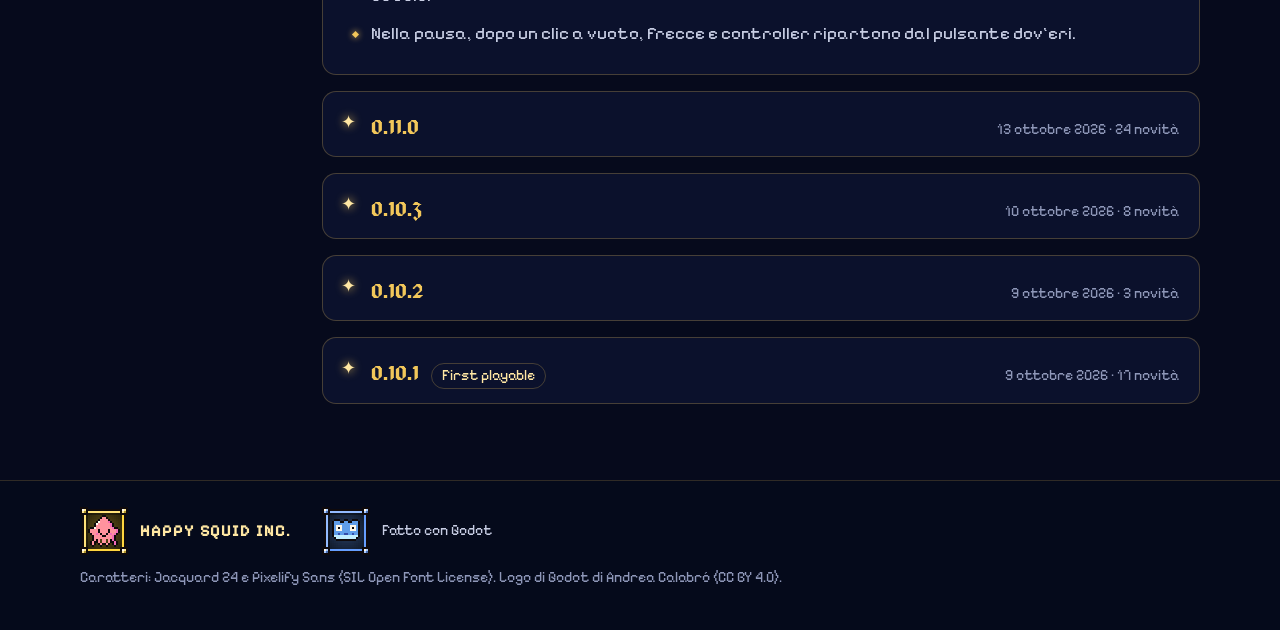
<file: it/changelog.html>
<!doctype html>
<html lang="it" class="no-js">
<head>
<meta charset="utf-8">
<meta name="viewport" content="width=device-width, initial-scale=1">
<title>Novità · Runess</title>
<meta name="description" content="Tutte le novità di Runess, versione per versione.">
<link rel="canonical" href="https://runess.happysquid.ink/it/changelog.html">
<link rel="alternate" hreflang="en" href="https://runess.happysquid.ink/changelog.html">
<link rel="alternate" hreflang="it" href="https://runess.happysquid.ink/it/changelog.html">
<link rel="alternate" hreflang="x-default" href="https://runess.happysquid.ink/changelog.html">
<meta property="og:type" content="website">
<meta property="og:site_name" content="Runess">
<meta property="og:title" content="Novità · Runess">
<meta property="og:description" content="Tutte le novità di Runess, versione per versione.">
<meta property="og:url" content="https://runess.happysquid.ink/it/changelog.html">
<meta property="og:image" content="https://runess.happysquid.ink/media/og.jpg">
<meta name="twitter:card" content="summary_large_image">
<meta name="theme-color" content="#060a1c">
<link rel="icon" href="../img/icon.png">
<link rel="preload" href="../fonts/Jacquard24-Regular.ttf" as="font" type="font/ttf" crossorigin>
<link rel="preload" href="../fonts/PixelifySans.ttf" as="font" type="font/ttf" crossorigin>
<link rel="stylesheet" href="../style.css">
<script>
document.documentElement.classList.remove("no-js");
document.documentElement.classList.add("js");
</script>
</head>
<body class="page-changelog">
<canvas class="sky" aria-hidden="true"></canvas>
<a class="skip" href="#main">Vai al contenuto</a>

<header class="top" id="top">
	<div class="wrap top-in">
		<a class="logo" href="./" aria-label="Runess, la pagina principale">Runess</a>
		<button class="menu-toggle" type="button" aria-expanded="false" aria-controls="nav" aria-label="Apri il menu"><span></span></button>
		<nav class="nav" id="nav">
			<a href="./">← Torna al sito</a>
			<a href="changelog.html" aria-current="page">Novità</a>
			<a class="lang" href="../changelog.html" hreflang="en" lang="en" data-lang="en" title="Read this page in English">English</a>
			<a class="btn gold small" href="https://yanez86.itch.io/runess" rel="noopener">Scarica</a>
		</nav>
	</div>
</header>

<main id="main" class="changelog">
	<div class="wrap">
		<header class="page-head">
			<h1>Novità</h1>
			<p class="lead">Tutto quello che è cambiato, versione per versione: 7 versioni dalla prima build. Sono le stesse novità che il gioco mostra nella schermata di avvio.</p>
			<p class="note">Le novità parlano di tutto il gioco: qua e là anticipano qualcosa.</p>
		</header>
		<div class="cl-layout">
			<nav class="cl-index" aria-label="Versioni">
				<h2>Versioni</h2>
				<ol>
<li><a href="#v0-13-0"><span>0.13.0</span><time datetime="2026-10-18">18/10</time></a></li>
<li><a href="#v0-12-1"><span>0.12.1</span><time datetime="2026-10-17">17/10</time></a></li>
<li><a href="#v0-12-0"><span>0.12.0</span><time datetime="2026-10-15">15/10</time></a></li>
<li><a href="#v0-11-0"><span>0.11.0</span><time datetime="2026-10-13">13/10</time></a></li>
<li><a href="#v0-10-3"><span>0.10.3</span><time datetime="2026-10-10">10/10</time></a></li>
<li><a href="#v0-10-2"><span>0.10.2</span><time datetime="2026-10-09">09/10</time></a></li>
<li><a href="#v0-10-1"><span>0.10.1</span><time datetime="2026-10-09">09/10</time></a></li>
				</ol>
			</nav>
			<div class="cl-main">
				<div class="cl-tools">
					<input type="search" id="cl-filter" placeholder="Cerca nelle novità…" aria-label="Cerca nelle novità…" autocomplete="off">
					<button class="btn" type="button" id="cl-expand">Apri tutte</button>
					<button class="btn" type="button" id="cl-collapse">Chiudi tutte</button>
				</div>
				<p class="cl-none" hidden>Nessuna novità con queste parole.</p>
<details class="release" id="v0-13-0" open><summary><span class="rel-head"><span class="rel-version">0.13.0</span><span class="rel-latest">ultima</span></span><span class="rel-meta"><time datetime="2026-10-18">18 ottobre 2026</time> · 13 novità</span></summary><div class="rel-body"><h3 class="rel-part">Nuove parti</h3><ul class="rel-notes"><li>Runess ha un sito, in italiano e in inglese: lo apre «Sito» in alto a destra nella schermata di avvio.</li></ul><h3 class="rel-part">Aggiunte</h3><ul class="rel-notes"><li>Quando la principessa scrive una pagina nuova nel diario, un libretto in basso a sinistra te la mostra mentre la scrive, e un segnalibro accanto alle promesse ricorda quelle da leggere al leggio.</li><li>Cinquanta doni nuovi: diciotto semplici, sedici medi e sedici maggiori, ognuno da una fiaba, con la sua icona e, se tocca il dardo, il suo segno sulla cometa.</li><li>Cinque stanze segrete nuove: più o meno una stanza segreta su due ha, oltre al forziere, qualcosa di suo, una luce e la sua icona sulla minimappa.</li><li>Nuovi segreti, molto in fondo al castello.</li></ul><h3 class="rel-part">Modifiche</h3><ul class="rel-notes"><li>Le novità sono più asciutte e divise in nuove parti, aggiunte, modifiche e correzioni.</li><li>Vasi e casse non mostrano più il suggerimento: si rompono col dardo, come sempre.</li><li>Fra un piano e l'altro, nello schema della discesa il piano a cui porta la scala della porta rosa si posa sopra quello che sostituisce.</li><li>Al leggio, le pagine nuove del diario le scrive la penna sotto i tuoi occhi.</li><li>Nella schermata di avvio novità, sito e wiki sono piccole icone in alto a destra, disegnate come quelle dei doni: il nome compare passandoci sopra.</li><li>Le porte, una volta aperte, restano aperte: non si richiudono più.</li><li>Le promesse che lascia un cavaliere volano da lui fino al contatore, al posto del messaggio.</li><li>«Segnala un problema» nella pausa adesso manda davvero la segnalazione allo sviluppatore, con lo screenshot; senza rete resta salvata in una cartella.</li></ul></div></details>
<details class="release" id="v0-12-1" open><summary><span class="rel-head"><span class="rel-version">0.12.1</span></span><span class="rel-meta"><time datetime="2026-10-17">17 ottobre 2026</time> · 14 novità</span></summary><div class="rel-body"><h3 class="rel-part">Aggiunte</h3><ul class="rel-notes"><li>Un ricordo nuovo, dopo il guardiano del sesto piano: da lì in poi le cianfrusaglie escono nei vasi, nelle casse e al negozio.</li></ul><h3 class="rel-part">Modifiche</h3><ul class="rel-notes"><li>L'HUD è rifatto: il coraggio è una stella accanto al mana, gli effetti a tempo sono badge vicino alla minimappa, oggetto, incantesimo e tasca hanno le loro caselle, e le icone sono nuove.</li><li>La pausa è rifatta nello stile dell'HUD, con il dettaglio di ogni cosa e un menu per uscire.</li><li>La schermata di avvio è rifatta: «Continua» riprende l'ultima principessa, e ogni principessa ha la sua scheda.</li><li>Il televisore delle discese passate sta nella stanza degli altari, con un divano e un tappeto; la stanza e il corridoio sono in ordine.</li><li>I nemici che scoppiano annunciano dove, a terra, come i colpi dei guardiani.</li><li>Obiettivi raggiunti, doni a tempo e messaggi dei doni si mostrano in modo più pulito.</li><li>E prende quello che guardi, non per forza la cosa più vicina, e mai dietro un muro.</li><li>Sette ricordi hanno un grado solo: per comprarli tutti bastano 847 promesse.</li></ul><h3 class="rel-part">Correzioni</h3><ul class="rel-notes"><li>I nemici in picchiata non restano più incollati davanti alla faccia.</li><li>Gli altarini che salgono dal pavimento non ti finiscono più sotto i piedi e non chiudono più la strada.</li><li>I nemici che sbucano dal pavimento o ricompaiono non ti lasciano più incastrata dentro di loro.</li><li>«Sbloccati» ti rimette solo dove c'è davvero posto.</li><li>Il televisore e le novità non sbordano più fuori dai loro riquadri.</li></ul></div></details>
<details class="release" id="v0-12-0" open><summary><span class="rel-head"><span class="rel-version">0.12.0</span></span><span class="rel-meta"><time datetime="2026-10-15">15 ottobre 2026</time> · 20 novità</span></summary><div class="rel-body"><h3 class="rel-part">Nuove parti</h3><ul class="rel-notes"><li>Le cianfrusaglie: ninnoli da tasca da usare una volta sola, e nessuno ti dice cosa fanno.</li><li>Un ricordo nuovo che fa rivedere tutte le discese passate, con com'è finita e i tuoi record.</li><li>La principessa ha un corpo: lo vedi guardando in basso, nella sua ombra e nella pausa, e tanti doni si vedono addosso.</li><li>Nella pausa «Sbloccati», se resti incastrata, e «Segnala un problema», che manda la segnalazione con lo screenshot.</li><li>Un giornalino a fumetti da collezionare.</li></ul><h3 class="rel-part">Aggiunte</h3><ul class="rel-notes"><li>I guardiani dei primi piani hanno le loro combo.</li><li>Molti più vasi e casse da rompere, di tanti modelli nuovi.</li><li>Il castello è più arredato: tappeti, cose appese, mobili contro i muri, colonne e archi nelle stanze grandi.</li><li>Un segreto in più, per chi è arrivato in fondo alla storia.</li></ul><h3 class="rel-part">Modifiche</h3><ul class="rel-notes"><li>Il dardo incantato è una piccola cometa, e ogni dono che lo tocca ci lascia il suo segno.</li><li>I nemici che attaccano da vicino non restano più inchiodati dai dardi: bisogna scansarsi.</li><li>Nei primi tre piani i guardiani hanno più vita, e gelo, sonno e malia gli durano meno.</li><li>La stanza della fontana è un crocevia verso stanze diverse del piano.</li><li>Gli oggetti sulla minimappa arrivano con un ricordo, e alcuni ricordi cambiano gradi.</li><li>Le stelle di una costellazione vogliono guardiani diversi.</li><li>L'enciclopedia è rifatta e si apre senza bloccare il gioco.</li></ul><h3 class="rel-part">Correzioni</h3><ul class="rel-notes"><li>Il gioco non si ferma più qualche secondo quando compare un guardiano grande.</li><li>I mobili non entrano più nei muri, e trappole e botole non sfarfallano più.</li><li>I nemici grossi non si incastrano più nelle porte, e le trappole delle arene non coprono più le botole.</li><li>Nella pausa, dopo un clic a vuoto, frecce e controller ripartono dal pulsante dov'eri.</li></ul></div></details>
<details class="release" id="v0-11-0"><summary><span class="rel-head"><span class="rel-version">0.11.0</span></span><span class="rel-meta"><time datetime="2026-10-13">13 ottobre 2026</time> · 24 novità</span></summary><div class="rel-body"><h3 class="rel-part">Nuove parti</h3><ul class="rel-notes"><li>Arriva la musica: un tema per il menu, brani che partono ogni tanto scendendo, e un brano per le battaglie della storia.</li><li>I compagni: doni che ti seguono per il castello, uno alla volta, e ti aiutano ognuno a modo suo.</li><li>La percentuale di completamento, sullo slot e negli obiettivi.</li><li>La storia è divisa in atti, annunciati al risveglio.</li></ul><h3 class="rel-part">Aggiunte</h3><ul class="rel-notes"><li>Due guardiani nuovi.</li><li>Suoni nuovi: entrando in partita, imbracciando uno scudo, all'alba, raccogliendo pozioni e doni, e il cuore che batte quando sei allo stremo.</li><li>Obiettivi nuovi, uno per costellazione e uno per ambiente; qualcuno è tolto.</li><li>Nuovi segreti in fondo al castello.</li></ul><h3 class="rel-part">Modifiche</h3><ul class="rel-notes"><li>I guardiani sono animati pezzo per pezzo, e gli occhi dei mostri brillano al buio.</li><li>Tutti i guardiani annunciano a terra dove stanno per colpire, col colore del colpo; se ci sei dentro te ne accorgi anche dal bordo dello schermo e da un ronzio.</li><li>I colpi pesanti fanno tremare la vista (si può spegnere); tolta la nebbia volumetrica.</li><li>Le promesse in tasca restano se muori, ma quelle non spese si perdono varcando il portone.</li><li>Il guardiano, quando cade, lascia un dono a caso, non sempre un maggiore.</li><li>Le costellazioni si guadagnano una stella alla volta, e nel planetario i posti sono riquadri.</li><li>La lavagnetta mostra solo quel che hai comprato e quel che puoi comprare adesso.</li><li>Le impostazioni valgono solo col pulsante Applica.</li><li>Nel diario si scrive solo sul piano dove scendi, e lo schema fra un piano e l'altro arriva fino a lì.</li><li>Gli oggetti per gli incantesimi si trovano solo dopo il tomo magico.</li><li>Due passi della storia arrivano in un altro modo, tutto da scoprire.</li><li>Il puntatore del mouse è una bacchetta magica.</li><li>Col controller l'albero dei talenti si percorre come si legge.</li></ul><h3 class="rel-part">Correzioni</h3><ul class="rel-notes"><li>Il riepilogo al portone e la pausa non escono più dallo schermo.</li><li>Nel diario mouse e controller non si tolgono più il puntatore a vicenda.</li><li>Esc mentre aspetti un tasto nuovo annulla e basta.</li></ul></div></details>
<details class="release" id="v0-10-3"><summary><span class="rel-head"><span class="rel-version">0.10.3</span></span><span class="rel-meta"><time datetime="2026-10-10">10 ottobre 2026</time> · 8 novità</span></summary><div class="rel-body"><h3 class="rel-part">Nuove parti</h3><ul class="rel-notes"><li>Gli effetti dello schermo, da accendere uno per uno nelle impostazioni video, al posto del filtro retro.</li><li>Il diario della principessa si riempie da solo: lei scrive quel che succede di importante nelle discese.</li><li>I mobili della stanza della principessa si possono spostare.</li></ul><h3 class="rel-part">Aggiunte</h3><ul class="rel-notes"><li>Quindici nemici nuovi, e qualche forziere che non è un forziere.</li><li>Nuovi segreti nel castello.</li></ul><h3 class="rel-part">Modifiche</h3><ul class="rel-notes"><li>Molti nemici sono animati pezzo per pezzo, alcuni rifatti, con gli occhi che brillano al buio.</li><li>I nemici hanno mosse nuove: si spostano di lato, scansano i dardi, ti girano intorno, attaccano a turno in branco e allo stremo scappano.</li><li>La lavagnetta arriva in un regalo dopo la prima discesa, e alcuni ricordi dicono solo un indovinello finché non li compri.</li></ul></div></details>
<details class="release" id="v0-10-2"><summary><span class="rel-head"><span class="rel-version">0.10.2</span></span><span class="rel-meta"><time datetime="2026-10-09">9 ottobre 2026</time> · 3 novità</span></summary><div class="rel-body"><h3 class="rel-part">Aggiunte</h3><ul class="rel-notes"><li>Ogni obiettivo ha la sua medaglia.</li><li>La wiki ha una pagina sui talenti.</li></ul><h3 class="rel-part">Modifiche</h3><ul class="rel-notes"><li>La lavagnetta è una lavagna disegnata, come il diario, con tutti i gradi di ogni ricordo.</li></ul></div></details>
<details class="release" id="v0-10-1"><summary><span class="rel-head"><span class="rel-version">0.10.1</span><span class="rel-name">First playable</span></span><span class="rel-meta"><time datetime="2026-10-09">9 ottobre 2026</time> · 17 novità</span></summary><div class="rel-body"><h3 class="rel-part">Nuove parti</h3><ul class="rel-notes"><li>Coraggio e talenti: salendo di livello si accendono le stelle delle costellazioni, che si scelgono guardando il cielo dalla stanza della principessa.</li><li>La fiaba di domani: nel diario si scrive come andrà un piano che vedi, e ogni pagina ha il suo prezzo.</li><li>Gli incantesimi al posto del balzo: altri sei da imparare, uno alla volta in mano.</li><li>Lo studio degli incantesimi e la biblioteca a labirinto dove si trova il tomo magico.</li><li>La stanza dove ti prepari alla discesa, col portone e il riepilogo di quel che porti con te.</li></ul><h3 class="rel-part">Aggiunte</h3><ul class="rel-notes"><li>I ricordi hanno tre gradi.</li><li>Un ricordo nuovo che segna sulla minimappa quel che c'è da raccogliere.</li><li>Ogni dono ha la sua icona in pixel art, e sugli altari un medaglione che gira.</li><li>Una pagina nuova della fiaba di domani.</li></ul><h3 class="rel-part">Modifiche</h3><ul class="rel-notes"><li>Ogni talento acceso, come i doni, dà un po' di vita in più ai nemici.</li><li>Alcuni doni e ricordi fanno altro, e quelli che toccavano il balzo valgono per ogni incantesimo.</li><li>La pausa è più grande, divisa in schede, si apre sui talenti, e ha «Torna al titolo».</li><li>Lo scudo sta in basso col suo stato, sole e luna sotto la minimappa, e i caricamenti hanno la loro clessidra.</li><li>Il fumo da cui escono i nemici dice chi sta arrivando.</li><li>Creando uno slot non si sceglie più la partita facile.</li><li>Dal piano 4 le arene lasciano un dono un po' meno spesso.</li></ul><h3 class="rel-part">Correzioni</h3><ul class="rel-notes"><li>Col controller le impostazioni mostrano sempre dove sei.</li></ul></div></details>
			</div>
		</div>
	</div>
</main>

<footer class="footer">
	<div class="wrap">
		<p class="brand">
			<span class="maker"><img src="../img/happy_squid.png" alt="" width="72" height="72">HAPPY SQUID INC.</span>
			<span class="godot"><img src="../img/godot.png" alt="" width="72" height="72">Fatto con Godot</span>
		</p>
		<p class="credits">Caratteri: Jacquard 24 e Pixelify Sans (SIL Open Font License). Logo di Godot di Andrea Calabró (CC BY 4.0).</p>
	</div>
</footer>

<a class="to-top" href="#top" aria-label="Torna su">↑</a>

<script src="../site.js" defer></script>
</body>
</html>
</file>
<file: style.css>
/* Il sito di Runess (tools/site/game_site.gd): la notte vista dal cannocchiale della principessa. Cielo blu con le
   stelline (il canvas .sky, site.js), oro per titoli e righe, schede blu col bordo d'oro sottile, piccole
   costellazioni accanto ai titoli. Jacquard 24 per i titoli e Pixelify Sans per il testo, come nel gioco. */

@font-face { font-family: "Jacquard"; src: url("fonts/Jacquard24-Regular.ttf") format("truetype"); font-display: swap; }
@font-face { font-family: "Pixelify"; src: url("fonts/PixelifySans.ttf") format("truetype"); font-display: swap; }

:root {
	color-scheme: dark;
	--night: #060a1c;
	--night-2: #0d1636;
	--dusk: #1a1433;
	--card: rgba(14, 22, 52, 0.72);
	--card-solid: #0e1634;
	--text: #dfe4f5;
	--soft: #c7cde3;
	--dim: #8e97b8;
	--gold: #f2c75a;
	--gold-2: #ffe7a3;
	--line: rgba(242, 199, 90, 0.45);
	--edge: rgba(242, 199, 90, 0.25);
	--wrap: 1120px;
	--gutter: 16px;
	--title: "Jacquard", "Pixelify", Georgia, serif;
	--body: "Pixelify", "Trebuchet MS", system-ui, sans-serif;
}

* { box-sizing: border-box; }
html { scroll-behavior: smooth; scroll-padding-top: 72px; -webkit-text-size-adjust: 100%; }
body {
	margin: 0; color: var(--text); font: 400 18px/1.6 var(--body); overflow-x: hidden;
	background: linear-gradient(180deg, var(--night) 0%, var(--night-2) 55%, var(--dusk) 100%) fixed var(--night);
}
.sky { position: fixed; inset: 0; z-index: -1; width: 100%; height: 100%; pointer-events: none; }
img { max-width: 100%; }
a { color: var(--gold-2); text-decoration-color: rgba(255, 231, 163, 0.4); text-underline-offset: 3px; }
a:hover { color: #fff; }
:focus-visible { outline: 2px solid var(--gold); outline-offset: 3px; border-radius: 4px; }
h1, h2, h3 { font-weight: 400; margin: 0; }
p { margin: 0 0 1em; }
.wrap { width: min(var(--wrap), 100% - 2 * var(--gutter)); margin-inline: auto; }
.sr-only { position: absolute; width: 1px; height: 1px; overflow: hidden; clip: rect(0 0 0 0); white-space: nowrap; }
.skip { position: absolute; left: -9999px; top: 8px; z-index: 200; padding: 8px 14px; background: var(--card-solid); }
.skip:focus { left: 8px; }
.heart { height: 0.95em; width: auto; vertical-align: -0.12em; image-rendering: pixelated; }
.icon { width: 48px; height: auto; image-rendering: pixelated; display: block; }

/* --- Pulsanti --------------------------------------------------------------- */
.btn {
	display: inline-flex; align-items: center; justify-content: center; gap: 8px; padding: 13px 26px; border-radius: 999px;
	font: inherit; font-size: 17px; line-height: 1.2; text-decoration: none; cursor: pointer;
	color: var(--gold-2); border: 1px solid var(--gold); background: rgba(242, 199, 90, 0.06);
	transition: box-shadow 0.2s, transform 0.15s;
}
.btn:hover { color: #fff; box-shadow: 0 0 30px rgba(242, 199, 90, 0.45); }
.btn:active { transform: translateY(1px); }
.btn.gold { color: #1a1430; font-weight: 600; border-color: var(--gold-2); background: linear-gradient(180deg, var(--gold-2), var(--gold)); box-shadow: 0 0 28px rgba(242, 199, 90, 0.35); }
.btn.gold:hover { color: #1a1430; box-shadow: 0 0 40px rgba(242, 199, 90, 0.6); }
.btn.small { padding: 6px 16px; font-size: 15px; }
.btn.big { flex-direction: column; gap: 2px; padding: 16px 34px; font-size: 20px; }
.btn small { font-weight: 400; font-size: 14px; opacity: 0.75; }

/* --- Barra in alto -------------------------------------------------------- */
.top { position: sticky; top: 0; z-index: 50; background: rgba(6, 10, 28, 0.66); backdrop-filter: blur(8px); -webkit-backdrop-filter: blur(8px); border-bottom: 1px solid rgba(242, 199, 90, 0.18); }
.top-in { display: flex; align-items: center; gap: 16px; min-height: 60px; }
.logo { font: 32px/1 var(--title); color: var(--gold); text-decoration: none; }
.nav { margin-left: auto; display: flex; align-items: center; flex-wrap: wrap; justify-content: flex-end; gap: 4px 20px; }
.nav a:not(.btn) { color: var(--text); text-decoration: none; font-size: 15px; padding: 6px 0; }
.nav a:not(.btn):hover, .nav a[aria-current="page"] { color: var(--gold); }
.nav .lang { color: var(--dim) !important; }
.menu-toggle { display: none; margin-left: auto; width: 44px; height: 44px; background: none; border: 0; cursor: pointer; padding: 0; }
.menu-toggle span, .menu-toggle span::before, .menu-toggle span::after { display: block; width: 22px; height: 2px; margin: 0 auto; background: var(--gold); position: relative; transition: transform 0.2s; }
.menu-toggle span::before, .menu-toggle span::after { content: ""; position: absolute; left: 0; }
.menu-toggle span::before { top: -7px; }
.menu-toggle span::after { top: 7px; }
.menu-toggle[aria-expanded="true"] span { background: transparent; }
.menu-toggle[aria-expanded="true"] span::before { top: 0; transform: rotate(45deg); }
.menu-toggle[aria-expanded="true"] span::after { top: 0; transform: rotate(-45deg); }
@media (max-width: 860px) {
	.menu-toggle { display: block; }
	.nav { display: none; position: absolute; left: 0; right: 0; top: 100%; flex-direction: column; align-items: stretch; gap: 0; padding: 8px var(--gutter) 18px; background: rgba(6, 10, 28, 0.97); border-bottom: 1px solid rgba(242, 199, 90, 0.18); }
	.nav.open { display: flex; }
	.nav a:not(.btn) { padding: 12px 0; border-bottom: 1px solid rgba(142, 151, 184, 0.15); }
	.nav .btn { margin-top: 14px; }
	.no-js .nav { display: flex; position: static; background: none; border: 0; }
	.no-js .menu-toggle { display: none; }
}

/* --- In cima: la corona e il titolo ------------------------------------------ */
.hero { min-height: min(92vh, 900px); display: grid; place-items: center; text-align: center; padding: 56px var(--gutter) 70px; }
.hero-in { max-width: 820px; }
.crown { position: relative; width: min(420px, 78vw); margin: 0 auto; }
.crown svg { display: block; width: 100%; overflow: visible; }
.crown .line-edge { fill: none; stroke: rgba(8, 5, 4, 0.7); stroke-width: 4; stroke-dasharray: 900; stroke-dashoffset: 0; }
.crown .line { fill: none; stroke: var(--gold); stroke-width: 2; opacity: 0.85; stroke-dasharray: 900; stroke-dashoffset: 0; }
/* le stelle come nel planetario del gioco (SkySign): croce a pixel, contorno scuro, cuore chiaro, e ogni tanto brillano */
.crown .star { filter: drop-shadow(0 0 5px rgba(242, 199, 90, 0.55)); }
.crown .edge { fill: rgba(8, 5, 4, 0.8); }
.crown .body, .crown .ray { fill: var(--gold); }
.crown .key .body { fill: var(--gold-2); }
.crown .core { fill: #fff6dc; }
.crown .flare { fill: var(--gold-2); opacity: 0; animation: twinkle 5s var(--t) infinite; }
@keyframes twinkle { 0%, 82%, 100% { opacity: 0; } 86%, 92% { opacity: 1; } }
.crown .comet { display: none; }
.title { font: clamp(96px, 17vw, 200px)/0.85 var(--title); color: var(--gold); margin: 10px 0 0; text-shadow: 0 0 40px rgba(242, 199, 90, 0.35); }
.tagline { font-size: clamp(19px, 2.3vw, 25px); color: var(--gold-2); margin: 14px 0 22px; }
.pitch { max-width: 40em; margin: 0 auto 30px; }
.ctas { display: flex; flex-wrap: wrap; justify-content: center; gap: 14px; }
.meta { color: var(--dim); font-size: 14px; margin: 22px 0 0; }

/* L'apertura, una volta per sessione (splash.js): una cometa attraversa la corona e ne accende le stelle, le righe le
   uniscono, poi sale il titolo e arriva il resto. Senza .intro la pagina è già ferma così. */
.intro .crown .line-edge, .intro .crown .line { stroke-dashoffset: 900; animation: draw 1.6s 1.2s ease-out forwards; }
.intro .crown .star { opacity: 0; transform-box: fill-box; transform-origin: center; animation: star 0.6s var(--d) forwards; }
.intro .crown .comet {
	display: block; position: absolute; top: 18%; left: -30%; width: 34%; height: 3px; border-radius: 3px; opacity: 0;
	background: linear-gradient(90deg, transparent, rgba(143, 216, 255, 0.6), #fff);
	box-shadow: 0 0 18px rgba(143, 216, 255, 0.9); transform: rotate(8deg);
	animation: comet 1.3s 0.3s cubic-bezier(0.4, 0, 0.8, 1) forwards;
}
.intro .title { opacity: 0; animation: rise 1.2s 2.4s forwards; }
.intro .tagline { opacity: 0; animation: rise 1s 2.9s forwards; }
.intro .pitch, .intro .ctas, .intro .meta { opacity: 0; animation: rise 1s 3.2s forwards; }
.intro .top, .intro main > :not(.hero) { opacity: 0; animation: fade 0.8s 3.6s forwards; }
@keyframes draw { to { stroke-dashoffset: 0; } }
@keyframes star { 0% { opacity: 0; transform: scale(0.2); } 60% { opacity: 1; transform: scale(1.8); } 100% { opacity: 1; transform: scale(1); } }
@keyframes comet { 0% { opacity: 0; left: -30%; } 15% { opacity: 1; } 85% { opacity: 1; } 100% { opacity: 0; left: 105%; } }
@keyframes rise { from { opacity: 0; transform: translateY(12px); } to { opacity: 1; transform: none; } }
@keyframes fade { to { opacity: 1; } }

/* --- Sezioni ------------------------------------------------------------------- */
.section { padding: clamp(56px, 9vh, 104px) 0; }
.head { display: flex; align-items: center; gap: 16px; margin-bottom: 22px; }
.head svg { width: 64px; height: 40px; flex: none; overflow: visible; }
.head svg path { fill: none; stroke: var(--line); }
.head svg circle { fill: var(--gold-2); filter: drop-shadow(0 0 4px var(--gold)); }
.head h2, .final h2, .page-head h1 { font: clamp(44px, 6vw, 64px)/1 var(--title); color: var(--gold); text-shadow: 0 0 24px rgba(242, 199, 90, 0.2); }
.lead { color: var(--dim); max-width: 46em; margin: -4px 0 30px; }
.card {
	background: var(--card); border: 1px solid var(--edge); border-radius: 14px; padding: 24px;
	box-shadow: inset 0 0 0 4px rgba(6, 10, 28, 0.6), inset 0 0 0 5px rgba(242, 199, 90, 0.12);
}
.card h3 { font: 30px/1.05 var(--title); color: var(--gold-2); margin: 12px 0 8px; }
.card p { margin: 0; color: var(--soft); font-size: 16.5px; }
.card .icon { filter: drop-shadow(0 2px 0 rgba(0, 0, 0, 0.5)); }

.trailer { padding-top: 0; }
.video { display: block; width: 100%; height: auto; aspect-ratio: 16 / 9; background: #000; border-radius: 14px; border: 1px solid rgba(242, 199, 90, 0.35); box-shadow: 0 0 60px rgba(6, 10, 28, 0.8); }

.story { max-width: 760px; margin: 0 auto; text-align: center; font-size: clamp(18px, 2vw, 20px); padding: clamp(24px, 5vw, 44px); }
.story p { color: var(--text); }
.story .story-end { font: clamp(28px, 4vw, 36px)/1.2 var(--title); color: var(--gold-2); margin: 24px 0 0; }

/* Come si gioca: schede unite da righe d'oro, come stelle di una costellazione (site.js disegna le righe) */
.map { position: relative; display: grid; grid-template-columns: repeat(3, minmax(0, 1fr)); gap: 46px 34px; }
.map .links { position: absolute; inset: 0; width: 100%; height: 100%; pointer-events: none; overflow: visible; }
.map .links line { stroke: var(--line); stroke-width: 1.5; stroke-dasharray: 4 6; }
.map .card { position: relative; }
.map .card::before { content: ""; position: absolute; top: -7px; left: 50%; width: 12px; height: 12px; margin-left: -6px; background: var(--gold-2); transform: rotate(45deg); box-shadow: 0 0 14px var(--gold); }

/* I doni in cerchio attorno alla stella polare */
.chips { list-style: none; margin: 0 0 8px; padding: 0; display: flex; flex-wrap: wrap; gap: 8px 18px; }
.tiers .tier { color: var(--tier); font-size: 15px; }
.tiers .tier::before { content: "✦"; margin-right: 6px; text-shadow: 0 0 8px var(--tier); }
.ring { --r: min(250px, 36vw); --icon: 64px; position: relative; width: calc(var(--r) * 2 + var(--icon) + 20px); aspect-ratio: 1; margin: 10px auto 0; }
.ring::before { content: ""; position: absolute; inset: calc(var(--icon) / 2 + 10px); border-radius: 50%; border: 1px dashed var(--line); }
.ring img {
	position: absolute; left: 50%; top: 50%; width: var(--icon); height: var(--icon); margin: calc(var(--icon) / -2);
	image-rendering: pixelated; transition: filter 0.2s, transform 0.2s;
	transform: rotate(calc(var(--i) * 360deg / var(--n))) translate(var(--r)) rotate(calc(var(--i) * -360deg / var(--n)));
	filter: drop-shadow(0 0 8px rgba(242, 199, 90, 0.3));
}
.ring img:hover { filter: drop-shadow(0 0 16px var(--gold)); }
.polar { position: absolute; inset: 0; display: grid; place-items: center; text-align: center; }
.polar b { display: block; font: clamp(64px, 10vw, 110px)/0.9 var(--title); color: var(--gold); text-shadow: 0 0 30px rgba(242, 199, 90, 0.4); }
.polar span { color: var(--dim); }
.more { text-align: center; color: var(--dim); font-style: italic; margin-top: 16px; }

.three { display: grid; grid-template-columns: repeat(3, minmax(0, 1fr)); gap: 20px; }

/* Screenshot */
.gallery { display: grid; grid-template-columns: repeat(3, minmax(0, 1fr)); gap: 16px; }
.shot { margin: 0; }
.shot.big { grid-column: span 2; grid-row: span 2; }
.shot.wide { grid-column: span 2; }
.shot.full { grid-column: 1 / -1; }
.shot.full img { aspect-ratio: 21 / 8; }
.shot a { display: block; line-height: 0; border-radius: 10px; overflow: hidden; border: 1px solid rgba(242, 199, 90, 0.3); }
.shot img { width: 100%; height: auto; aspect-ratio: 16 / 9; object-fit: cover; transition: transform 0.35s, filter 0.35s; filter: brightness(0.92); }
.shot a:hover img { transform: scale(1.04); filter: brightness(1.05); }
.shot figcaption { color: var(--dim); font-size: 14px; margin-top: 6px; }

/* Novità: stelle in fila */
.timeline { list-style: none; margin: 0; padding: 0 0 0 34px; position: relative; }
.timeline::before { content: ""; position: absolute; left: 9px; top: 8px; bottom: 8px; width: 1px; background: var(--line); }
.timeline li { position: relative; margin-bottom: 24px; }
.timeline li::before { content: "✦"; position: absolute; left: -34px; top: 1px; color: var(--gold-2); text-shadow: 0 0 10px var(--gold); font-size: 20px; }
.timeline a { display: flex; flex-wrap: wrap; align-items: baseline; gap: 4px 12px; text-decoration: none; color: inherit; }
.timeline b { font: 34px/1 var(--title); color: var(--gold); }
.timeline time, .timeline span { color: var(--dim); font-size: 14px; }
.timeline a:hover b { color: var(--gold-2); }
.timeline p { margin: 6px 0 0; color: var(--soft); }
.all { color: var(--gold-2); }

/* Scarica */
.final { text-align: center; }
.final h2 { margin-bottom: 14px; }
.final .lead { margin: 0 auto 28px; }
.final .version { color: var(--gold-2); margin: 22px 0 6px; }
.fine { color: var(--dim); font-size: 15px; max-width: 40em; margin: 0 auto 10px; }
.warning { font-style: italic; }
.final .links { display: flex; flex-wrap: wrap; justify-content: center; gap: 8px 26px; margin-top: 18px; }

/* Piede */
.footer { border-top: 1px solid rgba(242, 199, 90, 0.18); padding: 26px 0 40px; color: var(--dim); font-size: 14px; background: rgba(6, 10, 28, 0.4); }
.brand { display: flex; flex-wrap: wrap; align-items: center; gap: 12px 30px; margin: 0 0 12px; }
.brand span { display: inline-flex; align-items: center; gap: 12px; }
.brand img { width: 48px; height: 48px; image-rendering: pixelated; flex: none; }
.maker { color: var(--gold-2); font-weight: 600; letter-spacing: 0.12em; font-size: 16px; }
.godot { color: var(--soft); }
.credits { margin: 0; }

/* Comparsa scorrendo */
.js .reveal { opacity: 0; transform: translateY(14px); transition: opacity 0.6s ease, transform 0.6s ease; }
.js .reveal.in { opacity: 1; transform: none; }

/* Screenshot ingranditi */
.lightbox { border: 0; padding: 0; background: transparent; max-width: 100vw; max-height: 100vh; width: 100vw; height: 100vh; color: var(--text); }
.lightbox::backdrop { background: rgba(3, 5, 14, 0.94); }
.lightbox figure { margin: 0; height: 100%; display: grid; place-items: center; align-content: center; gap: 12px; padding: 56px 64px; }
.lightbox img { max-width: 100%; max-height: calc(100vh - 150px); border-radius: 10px; border: 1px solid rgba(242, 199, 90, 0.35); }
.lightbox figcaption { text-align: center; color: var(--gold-2); }
.lightbox button { position: absolute; width: 48px; height: 48px; border-radius: 50%; font: 28px/1 var(--body); color: var(--gold-2); cursor: pointer; border: 1px solid var(--gold); background: rgba(14, 22, 52, 0.8); }
.lightbox button:hover { box-shadow: 0 0 20px rgba(242, 199, 90, 0.5); }
.lb-close { top: 14px; right: 14px; }
.lb-prev { left: 10px; top: 50%; transform: translateY(-50%); }
.lb-next { right: 10px; top: 50%; transform: translateY(-50%); }
@media (max-width: 600px) { .lightbox figure { padding: 64px 8px; } .lb-prev, .lb-next { top: auto; bottom: 14px; transform: none; } }

/* --- Novità (changelog.html) --------------------------------------------------- */
.page-head { padding: 48px 0 26px; }
.page-head .lead { margin-top: 14px; }
.note { color: var(--dim); font-size: 15px; border-left: 2px solid var(--line); padding-left: 12px; }
.cl-layout { display: grid; grid-template-columns: 210px minmax(0, 1fr); gap: 32px; align-items: start; padding-bottom: 60px; }
.cl-index { min-width: 0; position: sticky; top: 80px; max-height: calc(100vh - 100px); overflow: auto; scrollbar-width: thin; scrollbar-color: var(--line) transparent; }
.cl-index h2 { font: 26px/1 var(--title); color: var(--gold-2); margin-bottom: 10px; }
.cl-index ol { list-style: none; margin: 0; padding: 0 0 0 16px; position: relative; display: grid; gap: 2px; }
.cl-index ol::before { content: ""; position: absolute; left: 4px; top: 6px; bottom: 6px; width: 1px; background: var(--line); }
.cl-index a { display: flex; justify-content: space-between; gap: 10px; padding: 4px 8px; color: var(--soft); text-decoration: none; font-size: 15px; border-radius: 6px; position: relative; }
.cl-index a::before { content: ""; position: absolute; left: -15px; top: 50%; width: 7px; height: 7px; margin-top: -3px; background: var(--dim); transform: rotate(45deg); }
.cl-index a time { color: var(--dim); font-size: 13px; }
.cl-index a:hover { color: var(--gold-2); background: rgba(242, 199, 90, 0.06); }
.cl-index a.current { color: var(--gold-2); }
.cl-index a.current::before { background: var(--gold-2); box-shadow: 0 0 8px var(--gold); }
.cl-index li.hidden { display: none; }
.cl-tools { display: flex; flex-wrap: wrap; gap: 10px; margin-bottom: 20px; }
.cl-tools input { flex: 1 1 260px; min-height: 44px; padding: 8px 18px; color: var(--text); font: inherit; font-size: 16px; background: rgba(6, 10, 28, 0.7); border: 1px solid var(--edge); border-radius: 999px; }
.cl-tools input::placeholder { color: var(--dim); }
.cl-tools .btn { padding: 8px 18px; font-size: 15px; }
.cl-none { color: var(--dim); font-style: italic; }
.release { margin-bottom: 16px; background: var(--card); border: 1px solid var(--edge); border-radius: 14px; scroll-margin-top: 80px; }
.release summary { cursor: pointer; list-style: none; display: flex; flex-wrap: wrap; align-items: baseline; justify-content: space-between; gap: 4px 16px; padding: 14px 20px 14px 48px; position: relative; }
.release summary::-webkit-details-marker { display: none; }
.release summary::before { content: "✦"; position: absolute; left: 18px; top: 16px; color: var(--gold-2); text-shadow: 0 0 10px var(--gold); font-size: 18px; transition: transform 0.2s; }
.release[open] summary::before { transform: rotate(45deg); }
.rel-head { display: flex; flex-wrap: wrap; align-items: baseline; gap: 6px 12px; }
.rel-version { font: 36px/1 var(--title); color: var(--gold); }
.release summary:hover .rel-version { color: var(--gold-2); }
.rel-name { font-size: 14px; color: var(--gold-2); padding: 1px 10px; border: 1px solid var(--edge); border-radius: 999px; }
.rel-latest { font-size: 12px; text-transform: uppercase; letter-spacing: 0.08em; color: #1a1430; background: var(--gold); padding: 2px 10px; border-radius: 999px; }
.rel-meta { color: var(--dim); font-size: 14px; }
.rel-body { padding: 0 24px 14px 48px; }
.rel-part { font: 24px/1 var(--title); color: var(--gold-2); margin: 10px 0 10px -18px; }
.rel-part:first-child { margin-top: 2px; }
.rel-notes { margin: 0 0 8px; padding: 0; list-style: none; }
.rel-notes li { position: relative; margin: 0 0 12px; font-size: 16.5px; color: var(--soft); }
.rel-notes li::before { content: ""; position: absolute; left: -18px; top: 0.65em; width: 5px; height: 5px; background: var(--gold); transform: rotate(45deg); box-shadow: 0 0 6px var(--gold); }
.rel-notes li.hidden, .release.hidden, .rel-part.hidden, .rel-notes.hidden { display: none; }
.to-top { position: fixed; right: 16px; bottom: 16px; z-index: 40; width: 46px; height: 46px; display: grid; place-items: center; border-radius: 50%; color: var(--gold-2); text-decoration: none; font-size: 20px; border: 1px solid var(--gold); background: rgba(14, 22, 52, 0.85); opacity: 0; pointer-events: none; transition: opacity 0.2s; }
.to-top.show { opacity: 1; pointer-events: auto; }

/* --- Schermi piccoli --------------------------------------------------------------- */
@media (max-width: 860px) {
	.map, .three { grid-template-columns: 1fr; gap: 20px; }
	.map .links { display: none; }
	.map .card::before { display: none; }
	.gallery { grid-template-columns: 1fr 1fr; }
	.shot.big { grid-row: auto; }
	.ring { --icon: 48px; }
	.cl-layout { grid-template-columns: minmax(0, 1fr); gap: 16px; }
	.cl-index { position: sticky; top: 60px; z-index: 20; max-height: none; overflow: visible; padding: 8px var(--gutter); margin: 0 calc(-1 * var(--gutter)); background: rgba(6, 10, 28, 0.95); }
	.cl-index h2 { display: none; }
	.cl-index ol { display: flex; gap: 6px; overflow-x: auto; scrollbar-width: none; padding: 0; }
	.cl-index ol::before, .cl-index a::before { display: none; }
	.cl-index ol::-webkit-scrollbar { display: none; }
	.cl-index a { white-space: nowrap; border: 1px solid transparent; border-radius: 999px; padding: 4px 12px; }
	.cl-index a time { display: none; }
	.cl-index a.current { border-color: var(--gold); }
	.release summary { padding: 12px 14px 12px 40px; }
	.release summary::before { left: 14px; top: 14px; }
	.rel-version { font-size: 30px; }
	.rel-body { padding: 0 14px 12px 38px; }
	.release { scroll-margin-top: 120px; }
}
@media (max-width: 520px) {
	.gallery { grid-template-columns: 1fr; }
	.shot.big, .shot.wide { grid-column: auto; }
}

/* Chi chiede meno movimento: niente animazioni */
@media (prefers-reduced-motion: reduce) {
	*, *::before, *::after { animation: none !important; transition: none !important; scroll-behavior: auto !important; }
	.js .reveal { opacity: 1; transform: none; }
}
</file>
